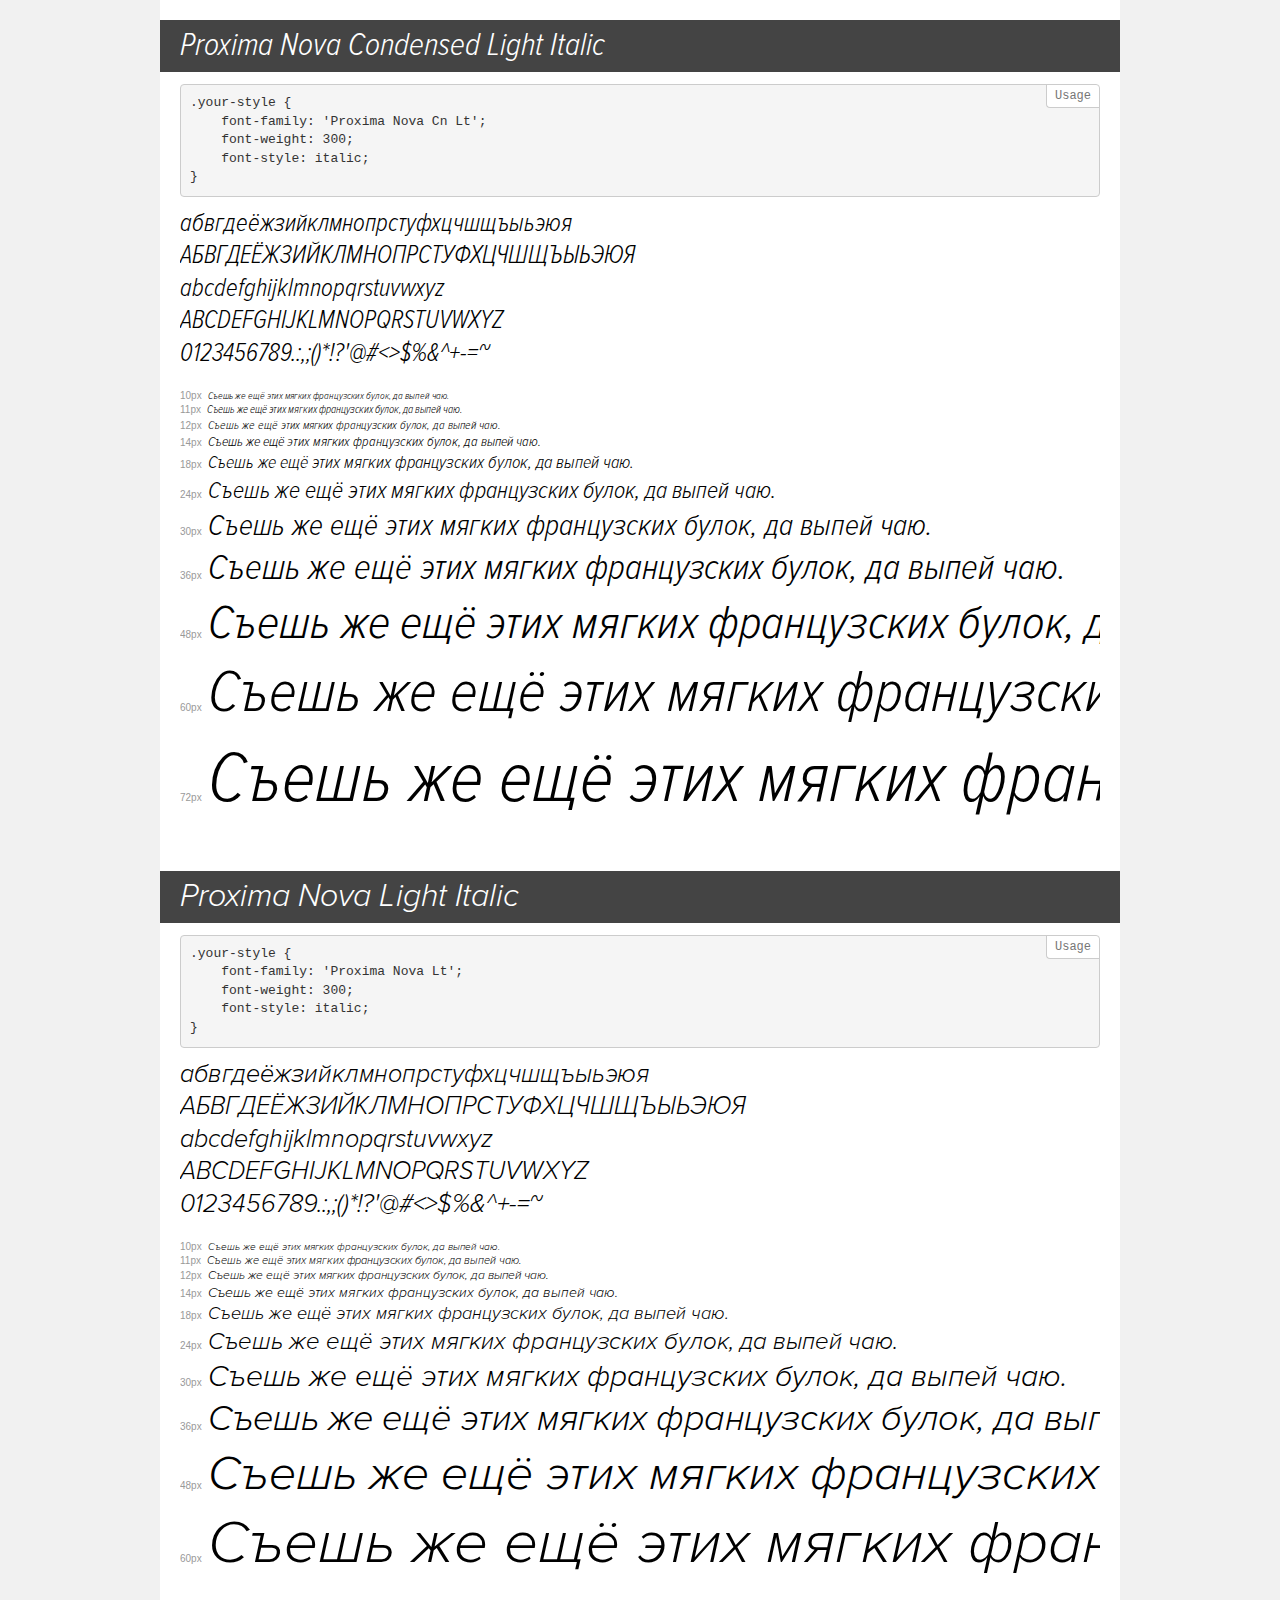
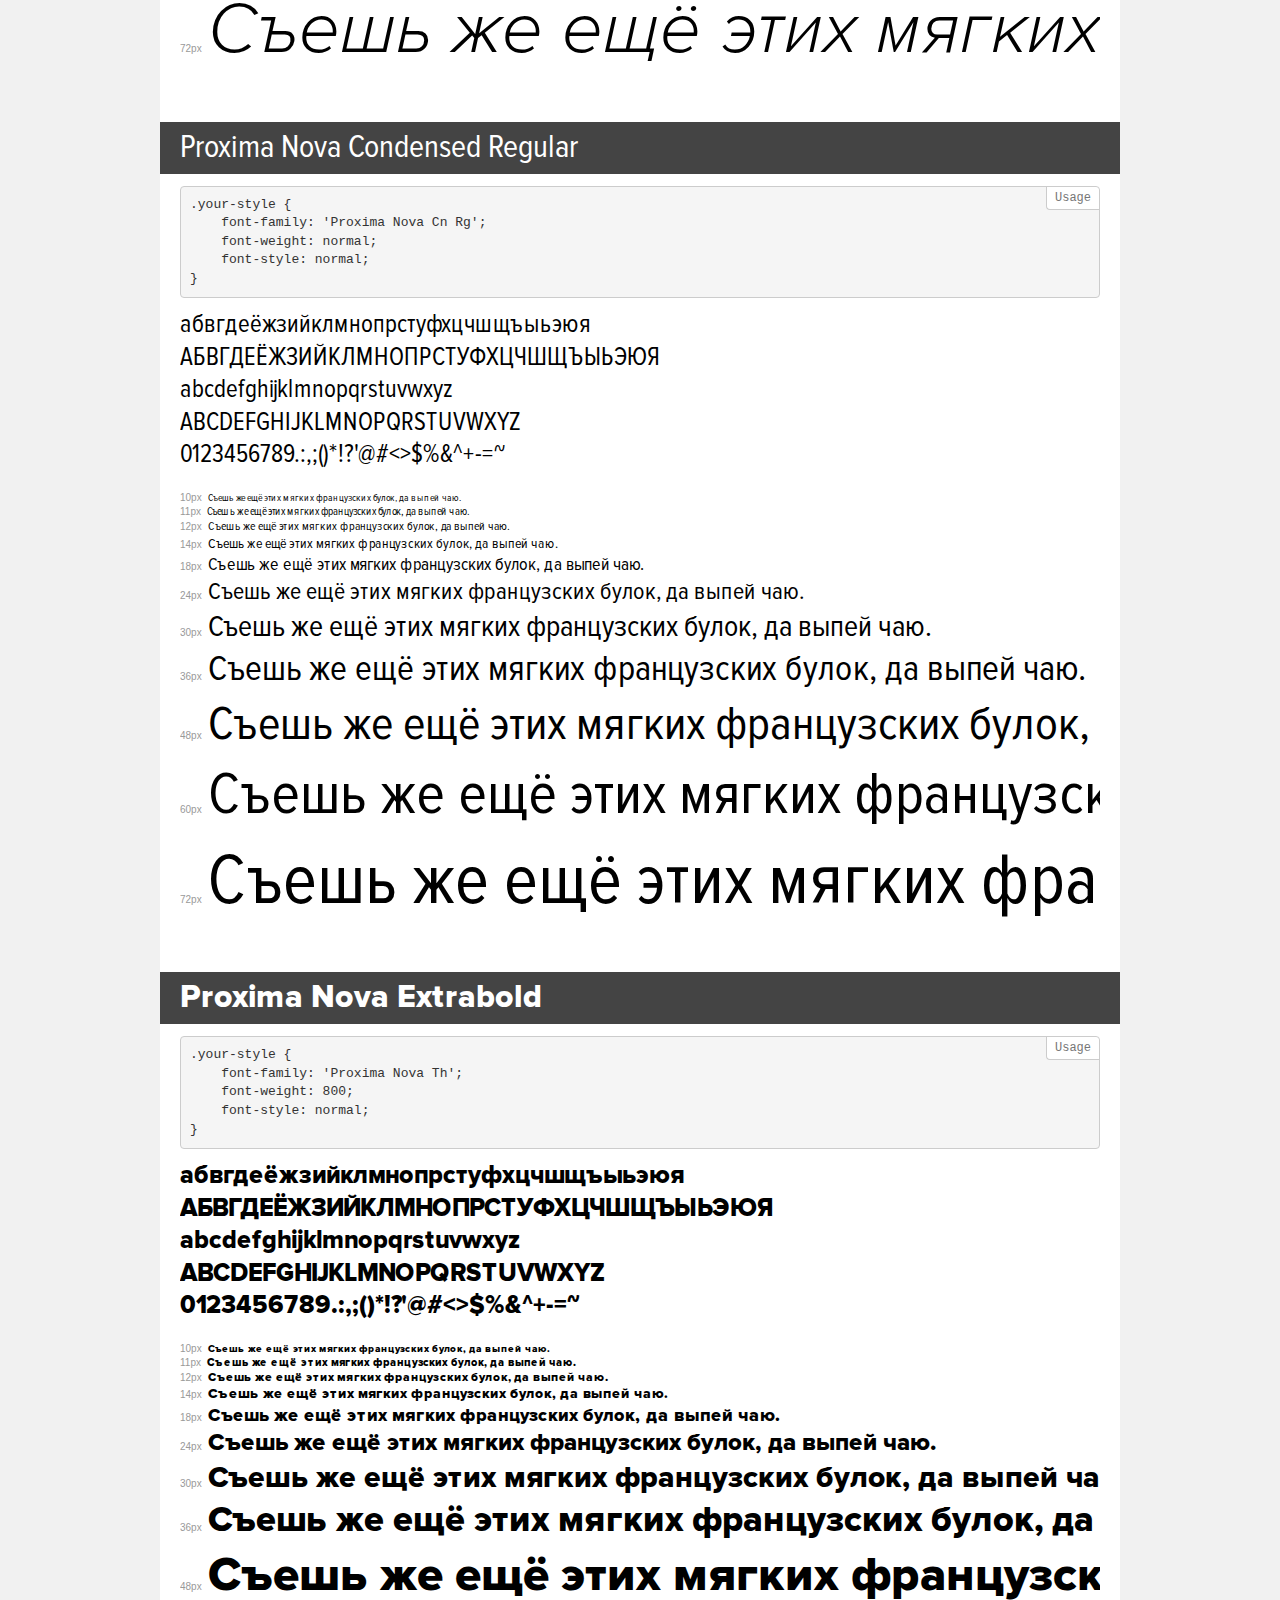
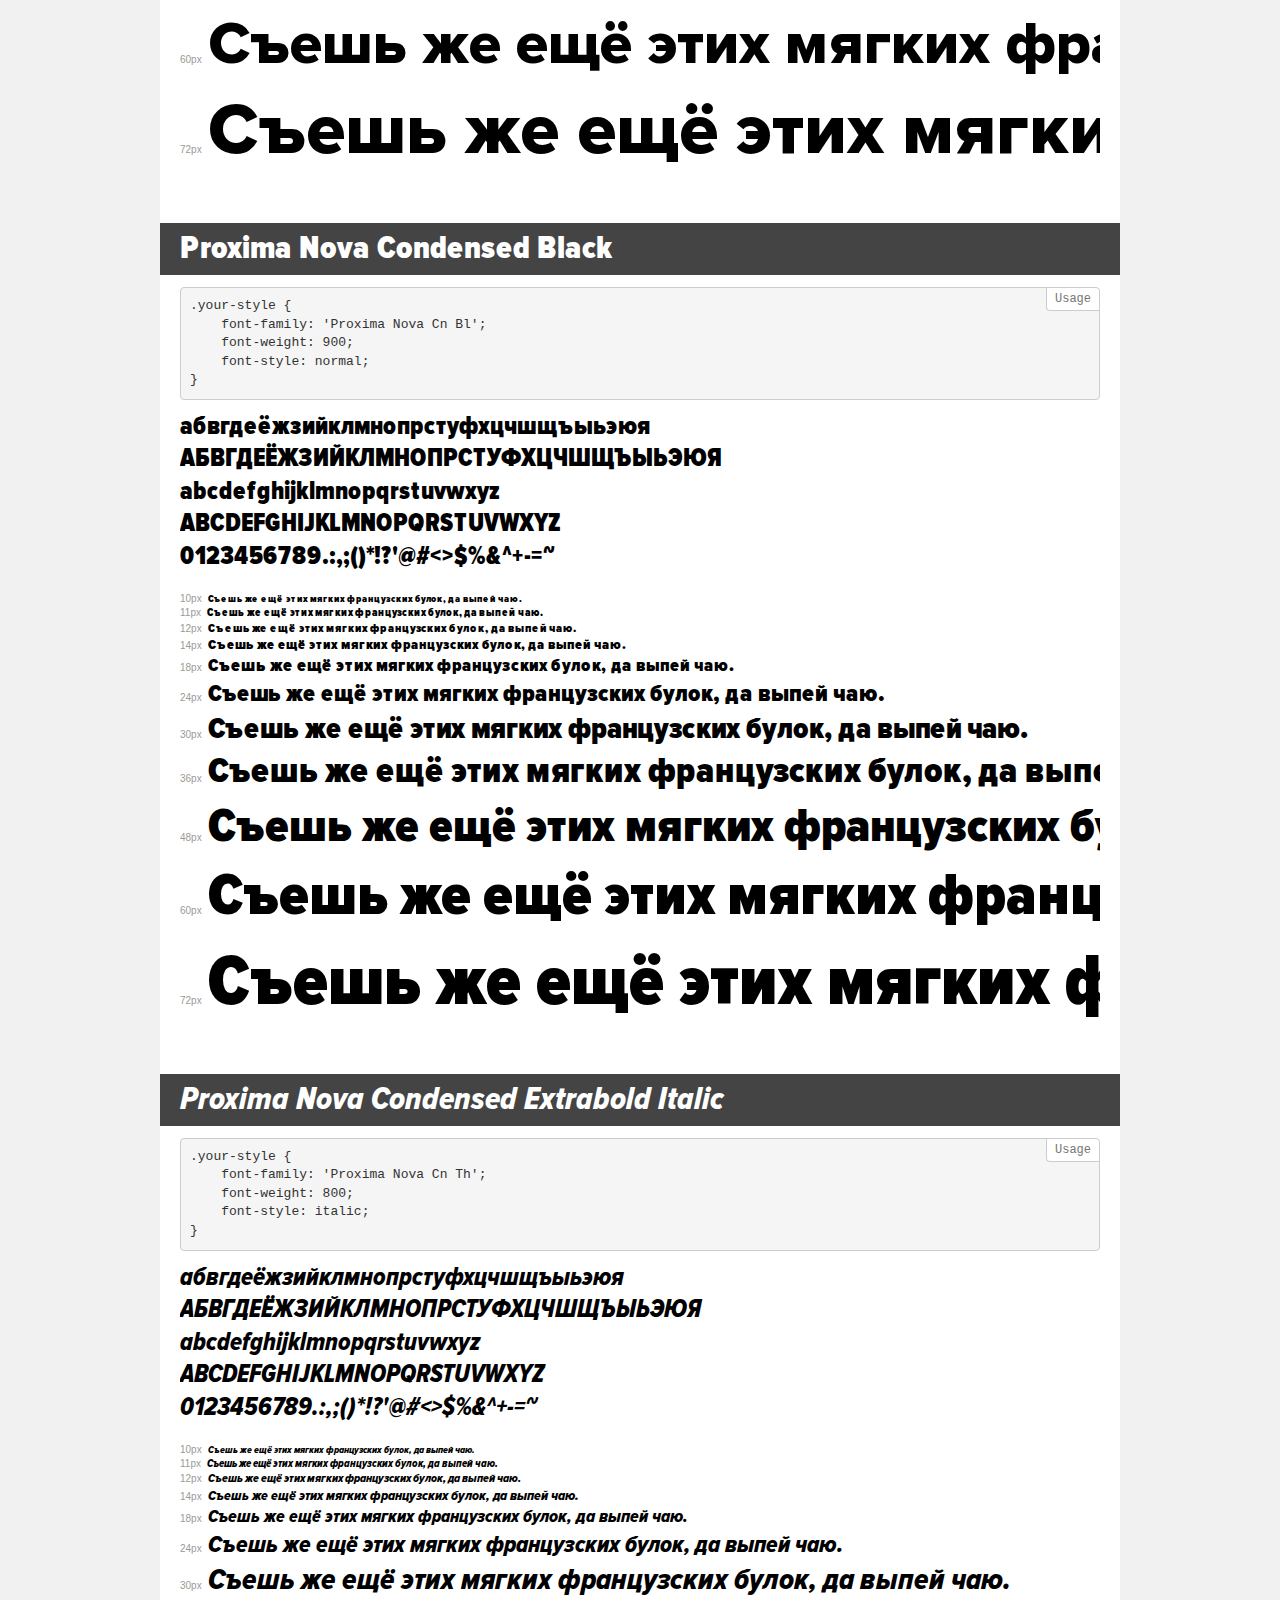
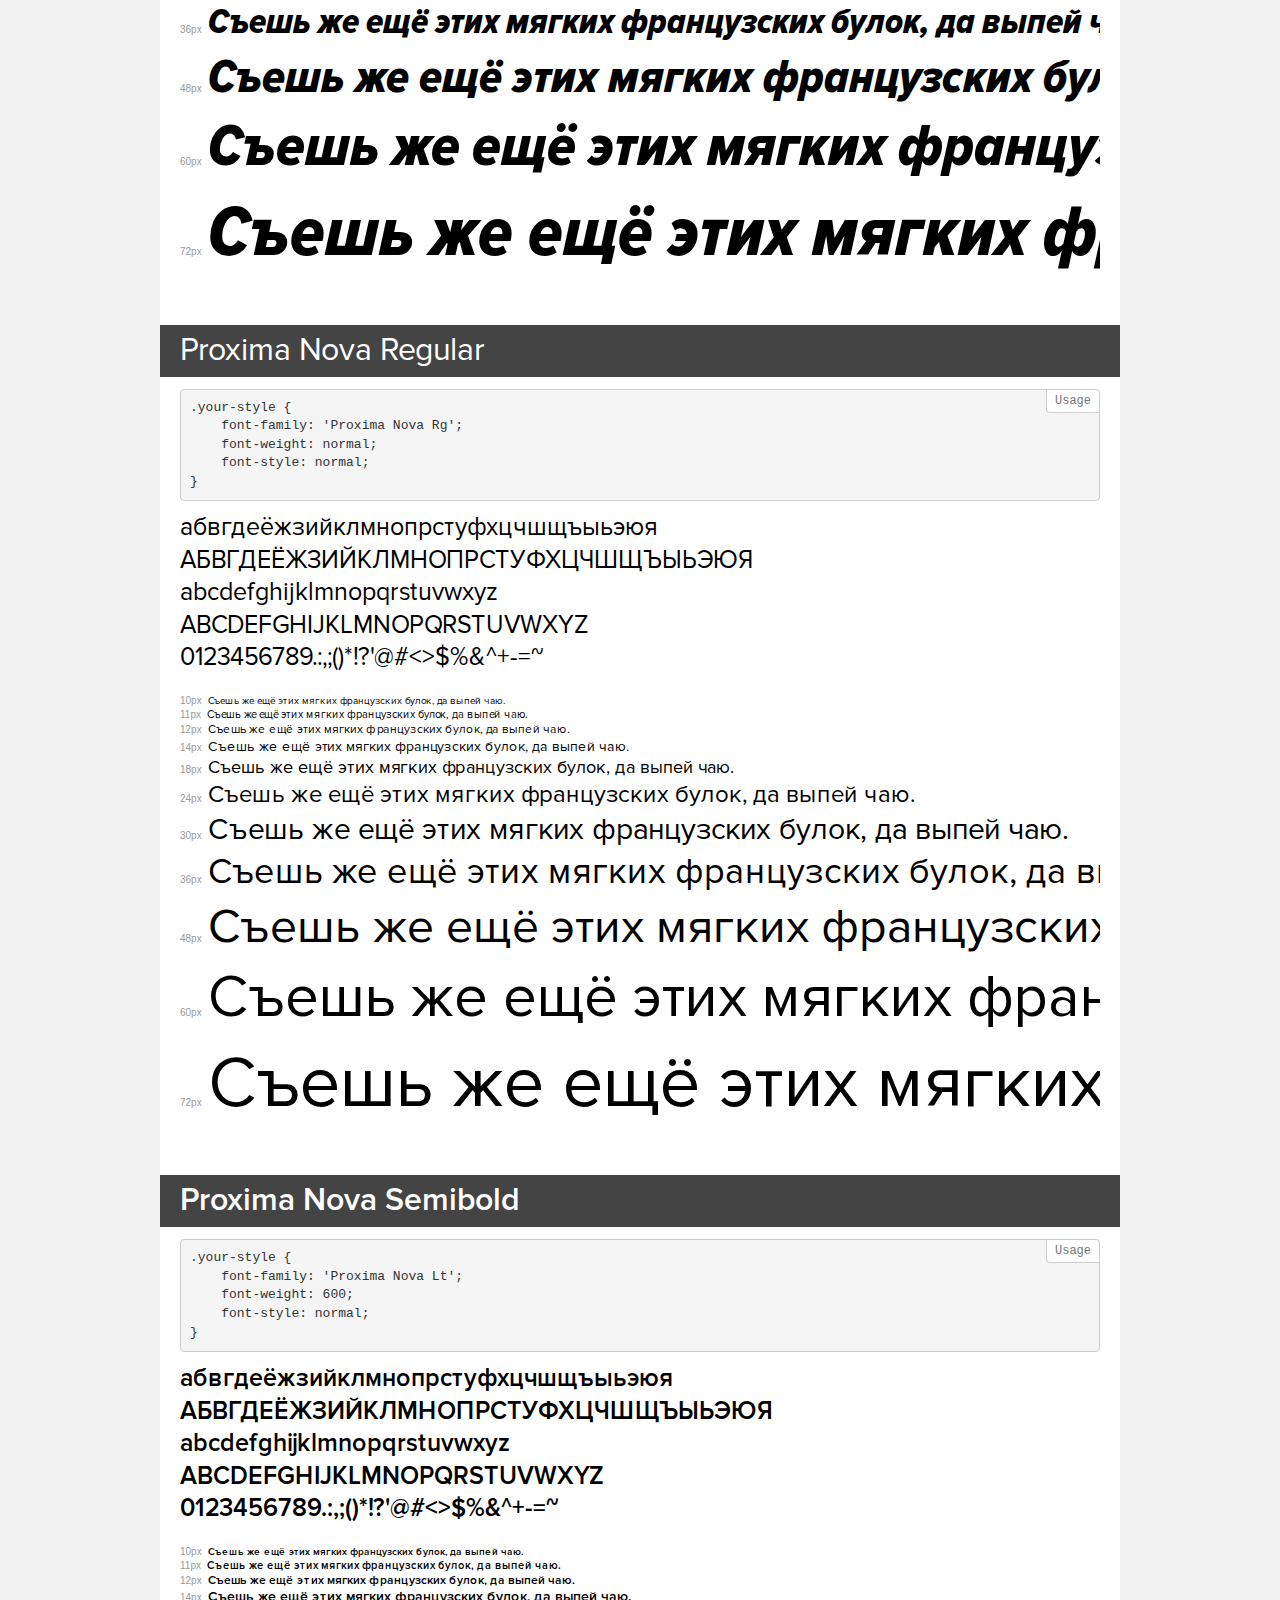
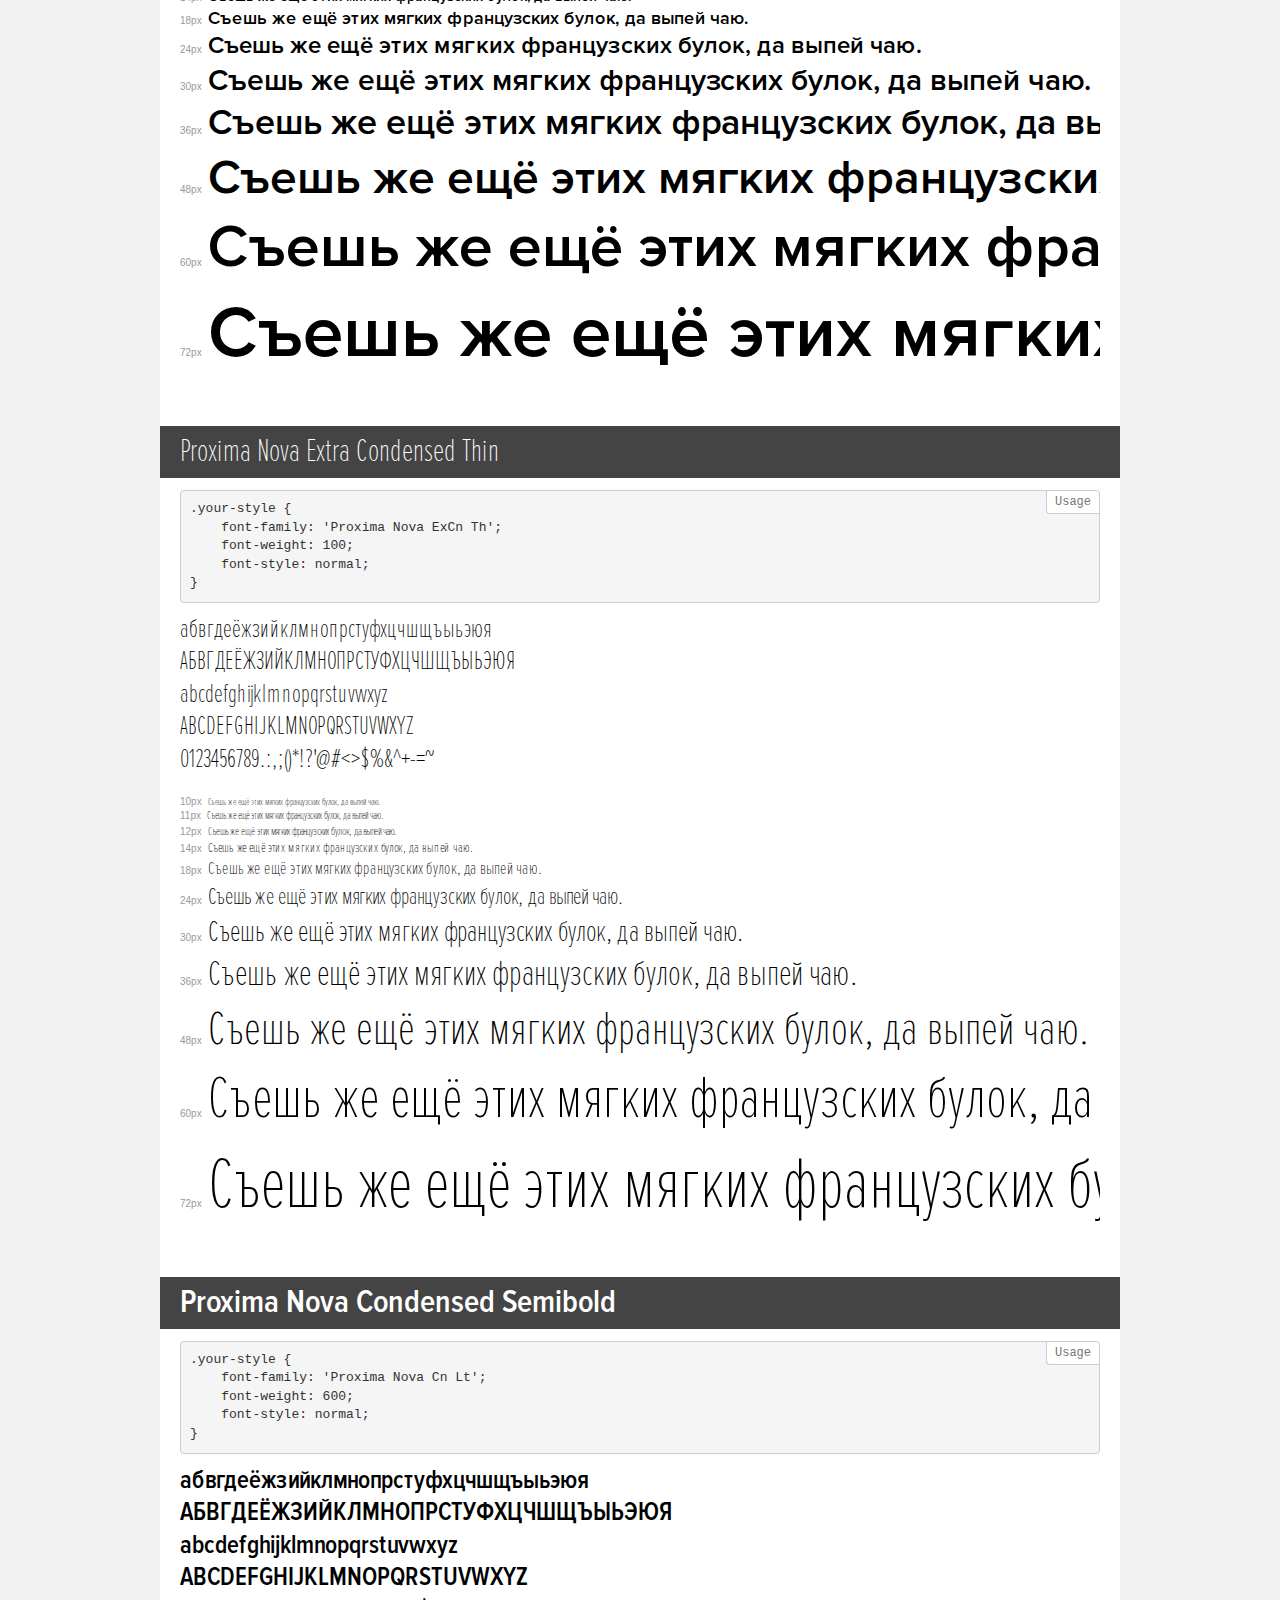
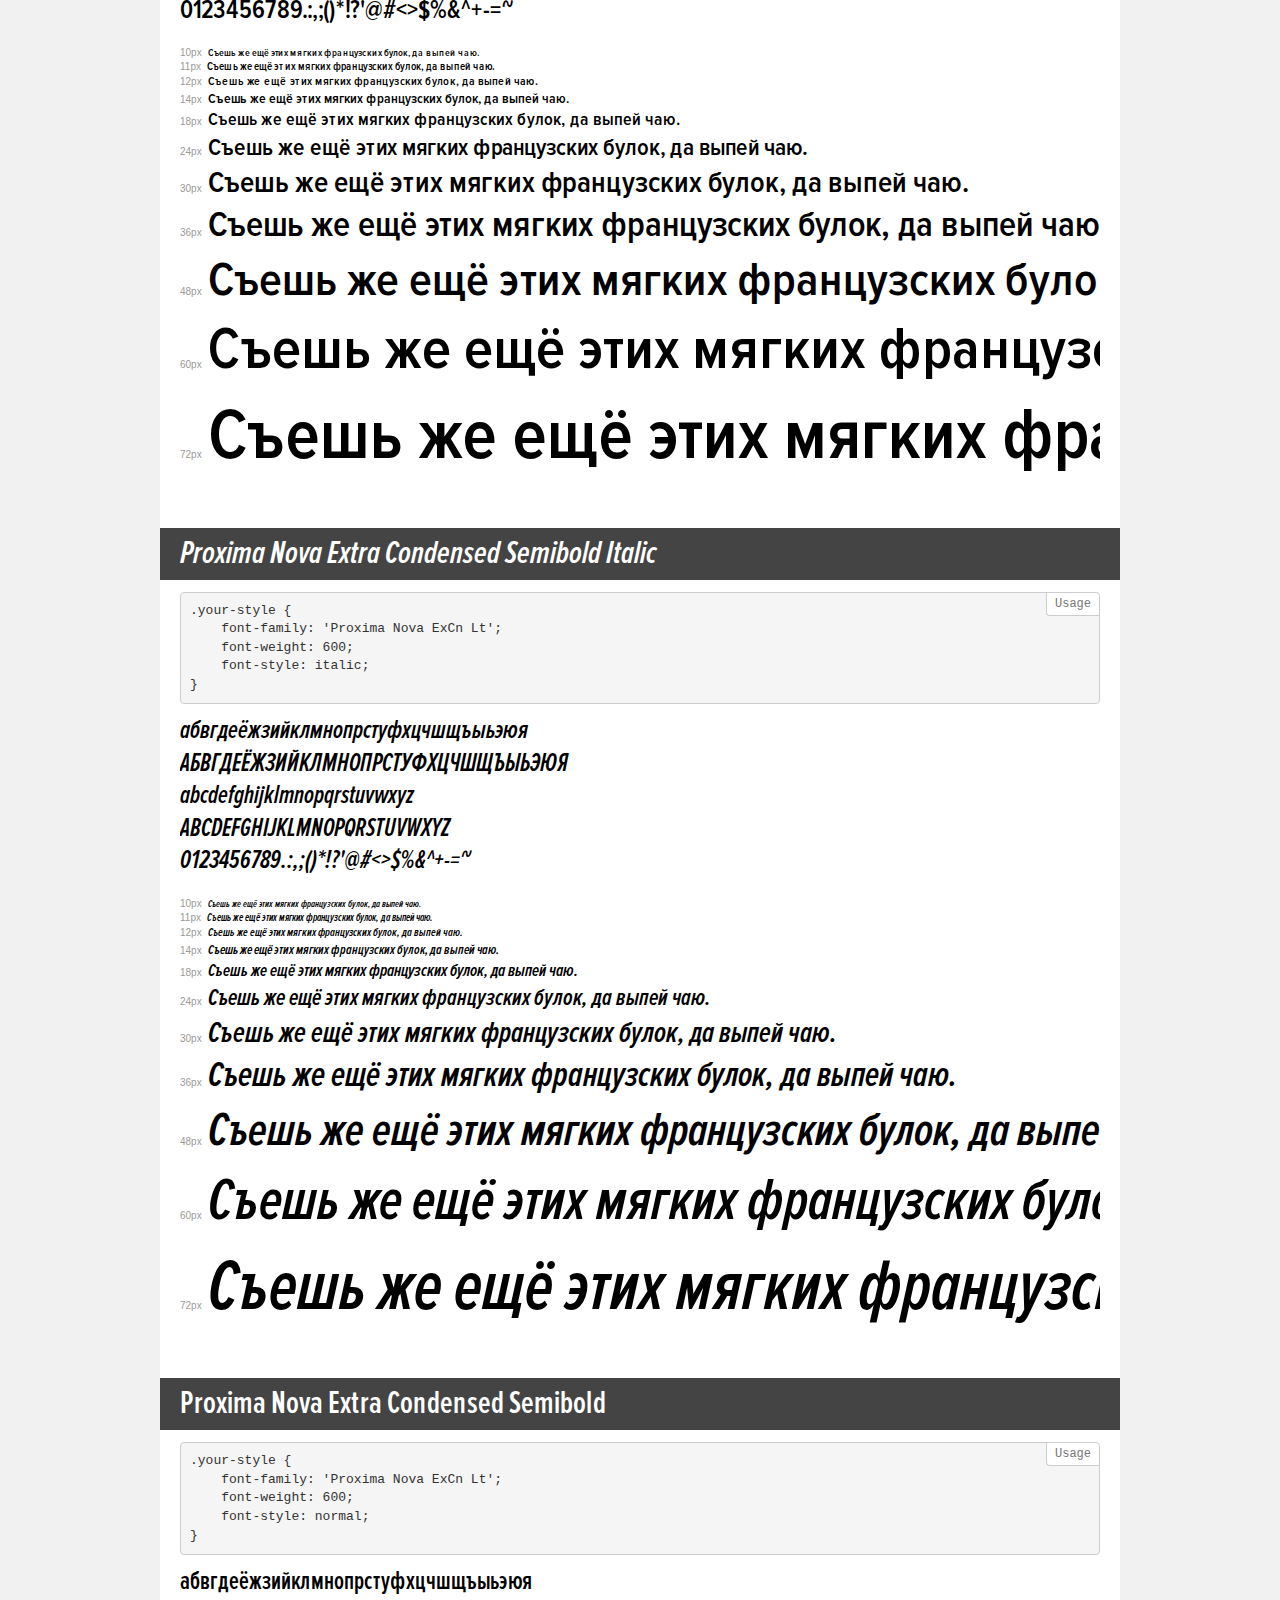
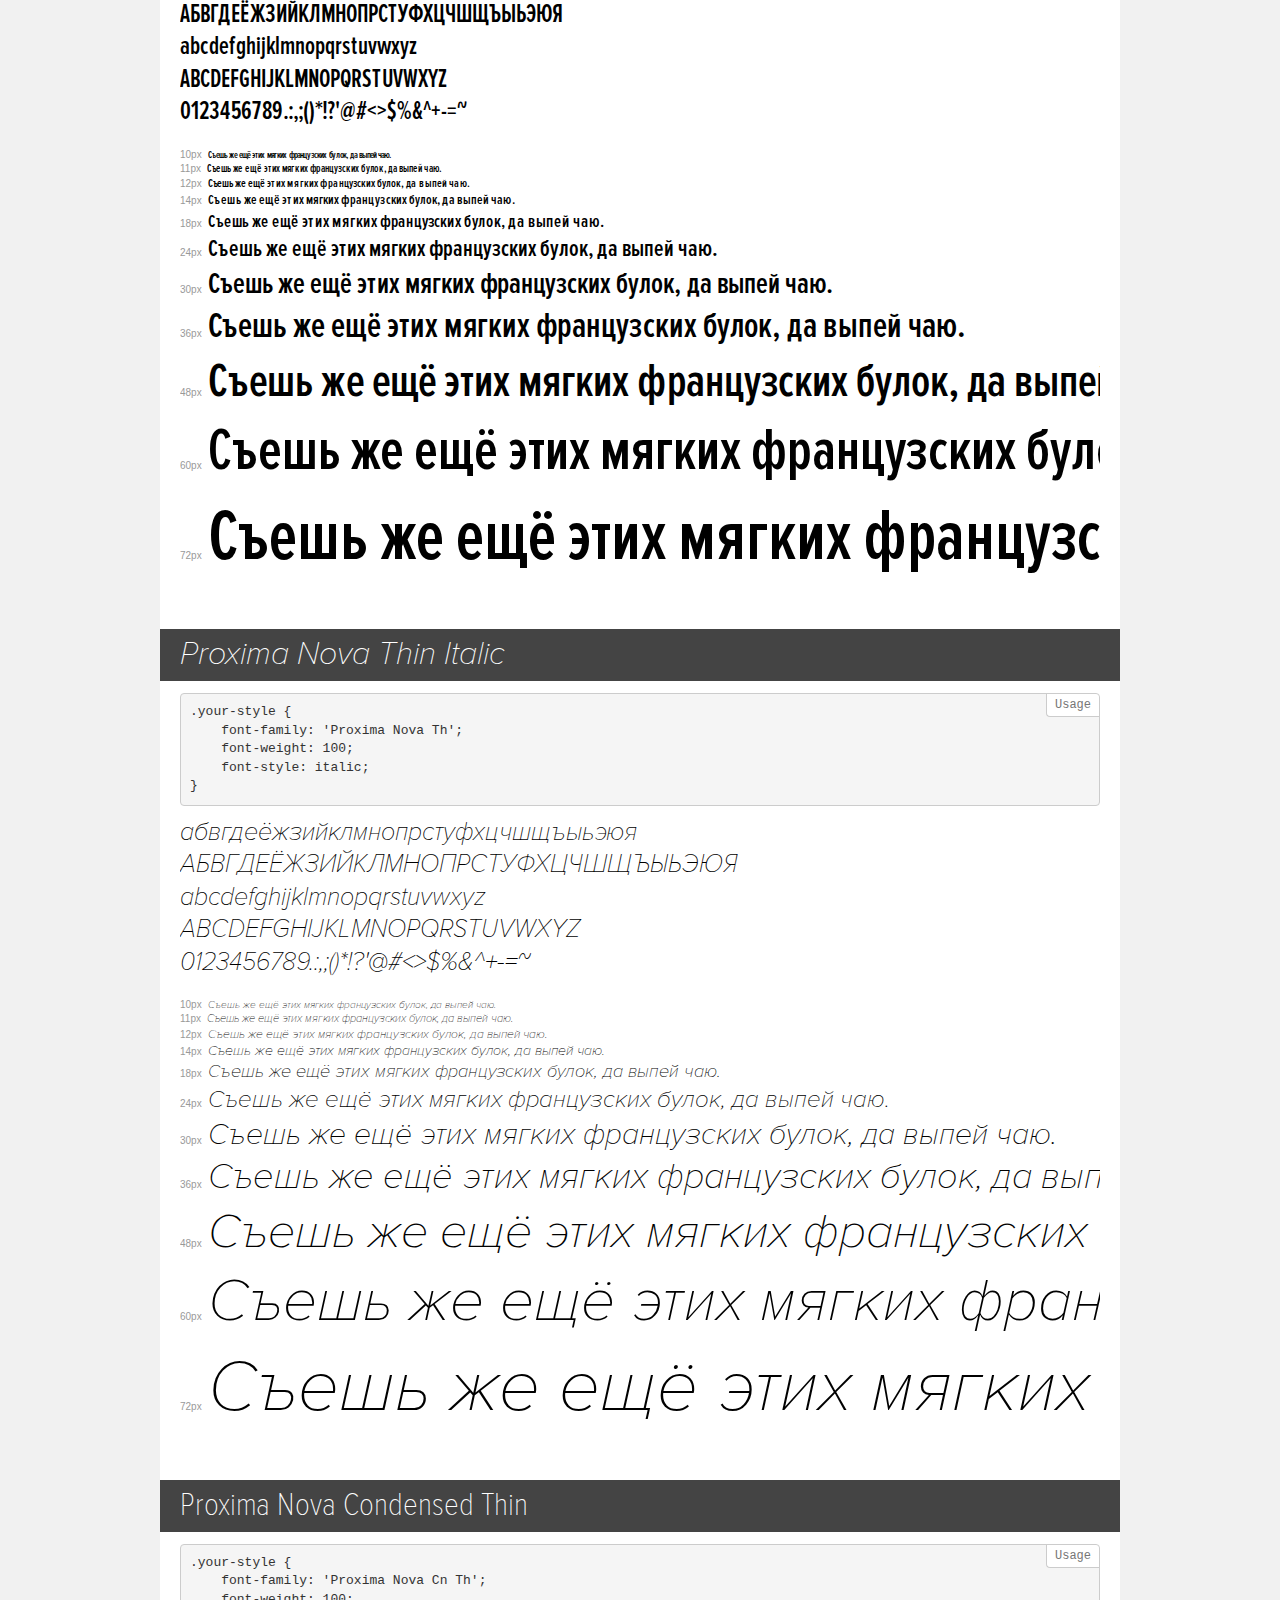
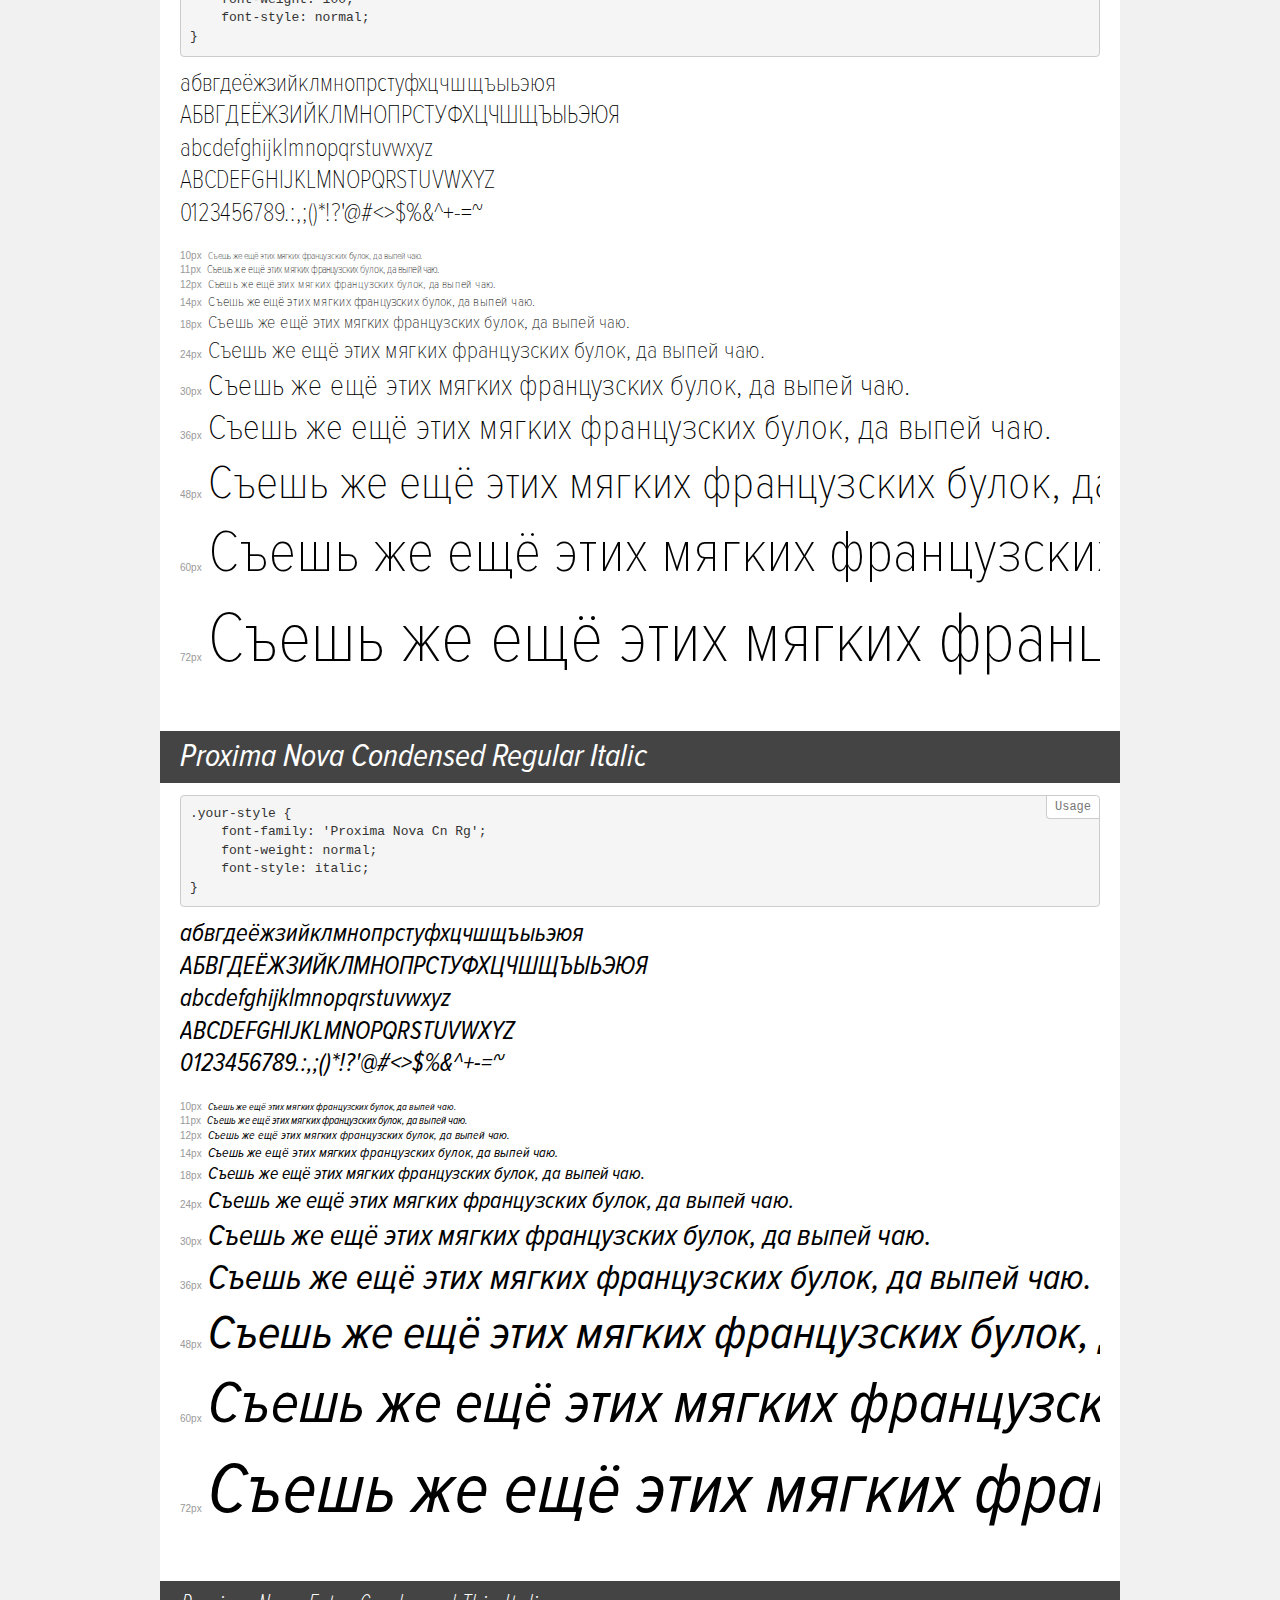
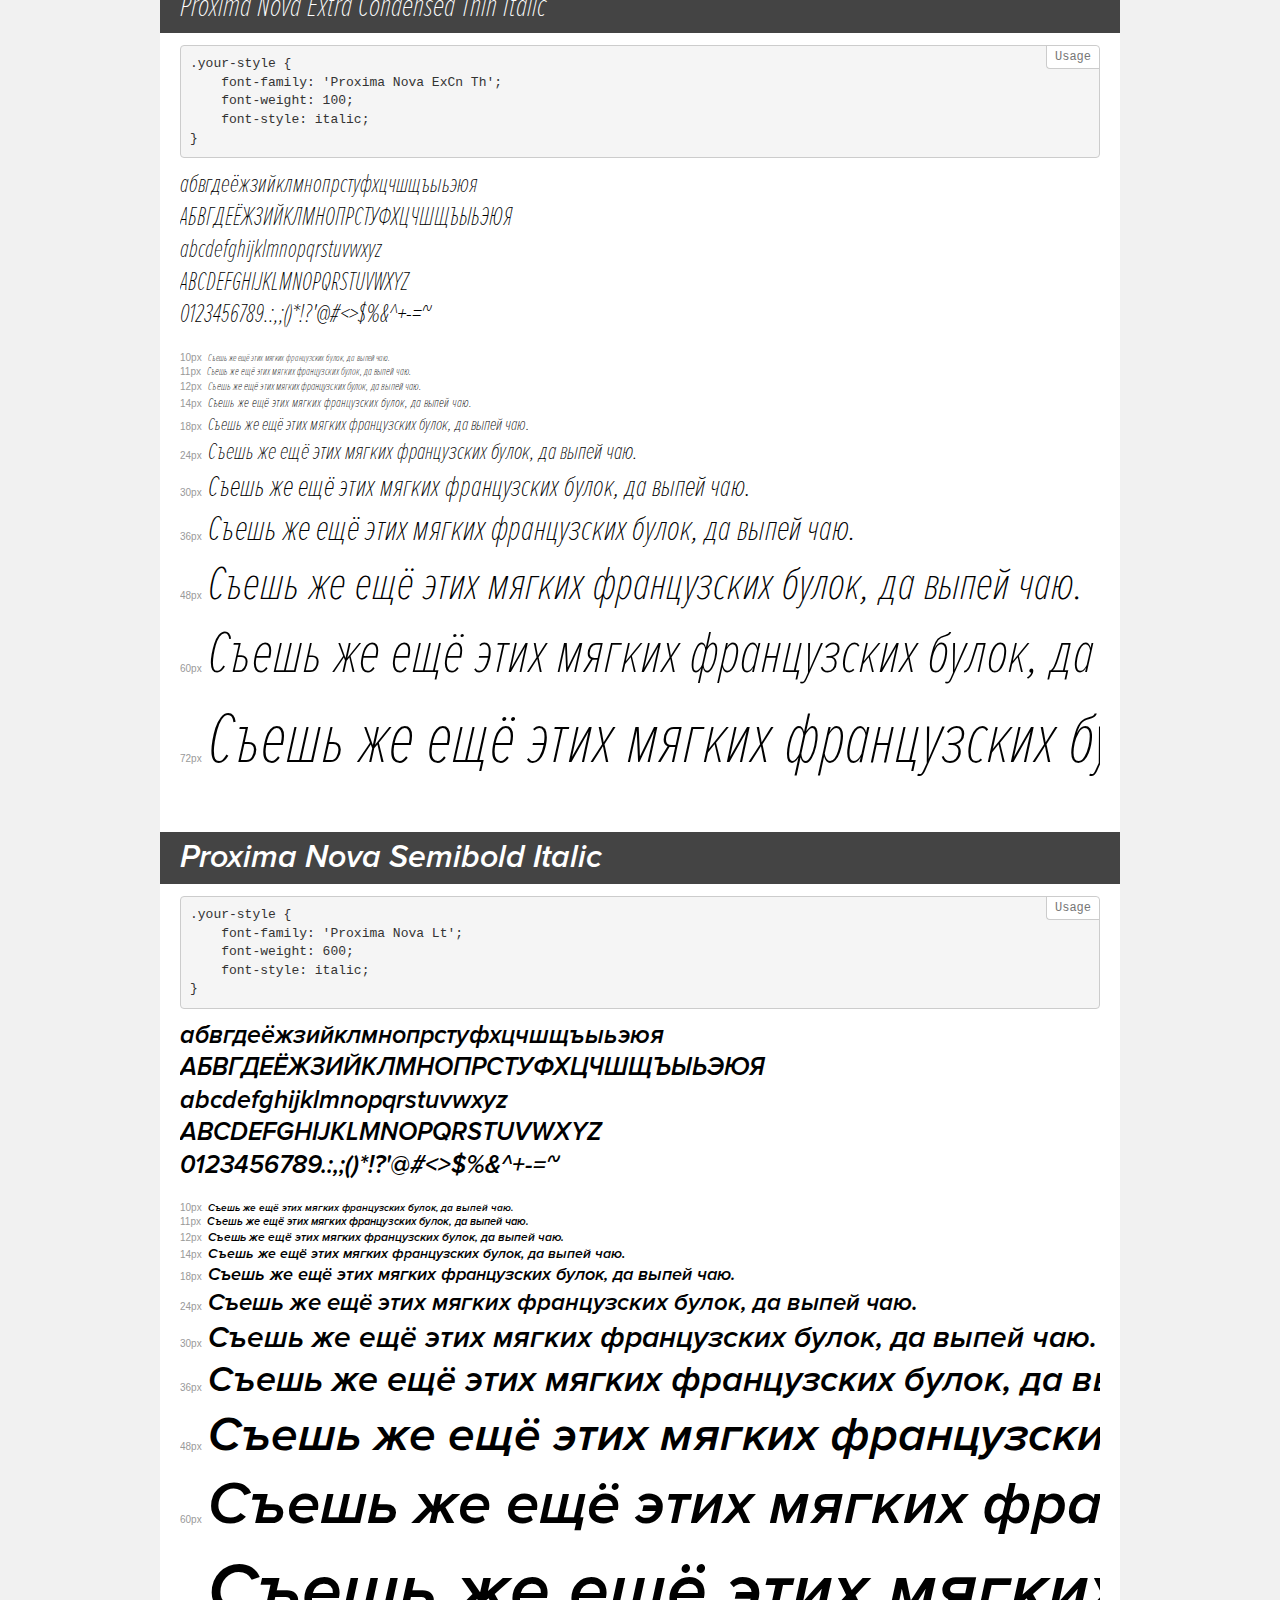
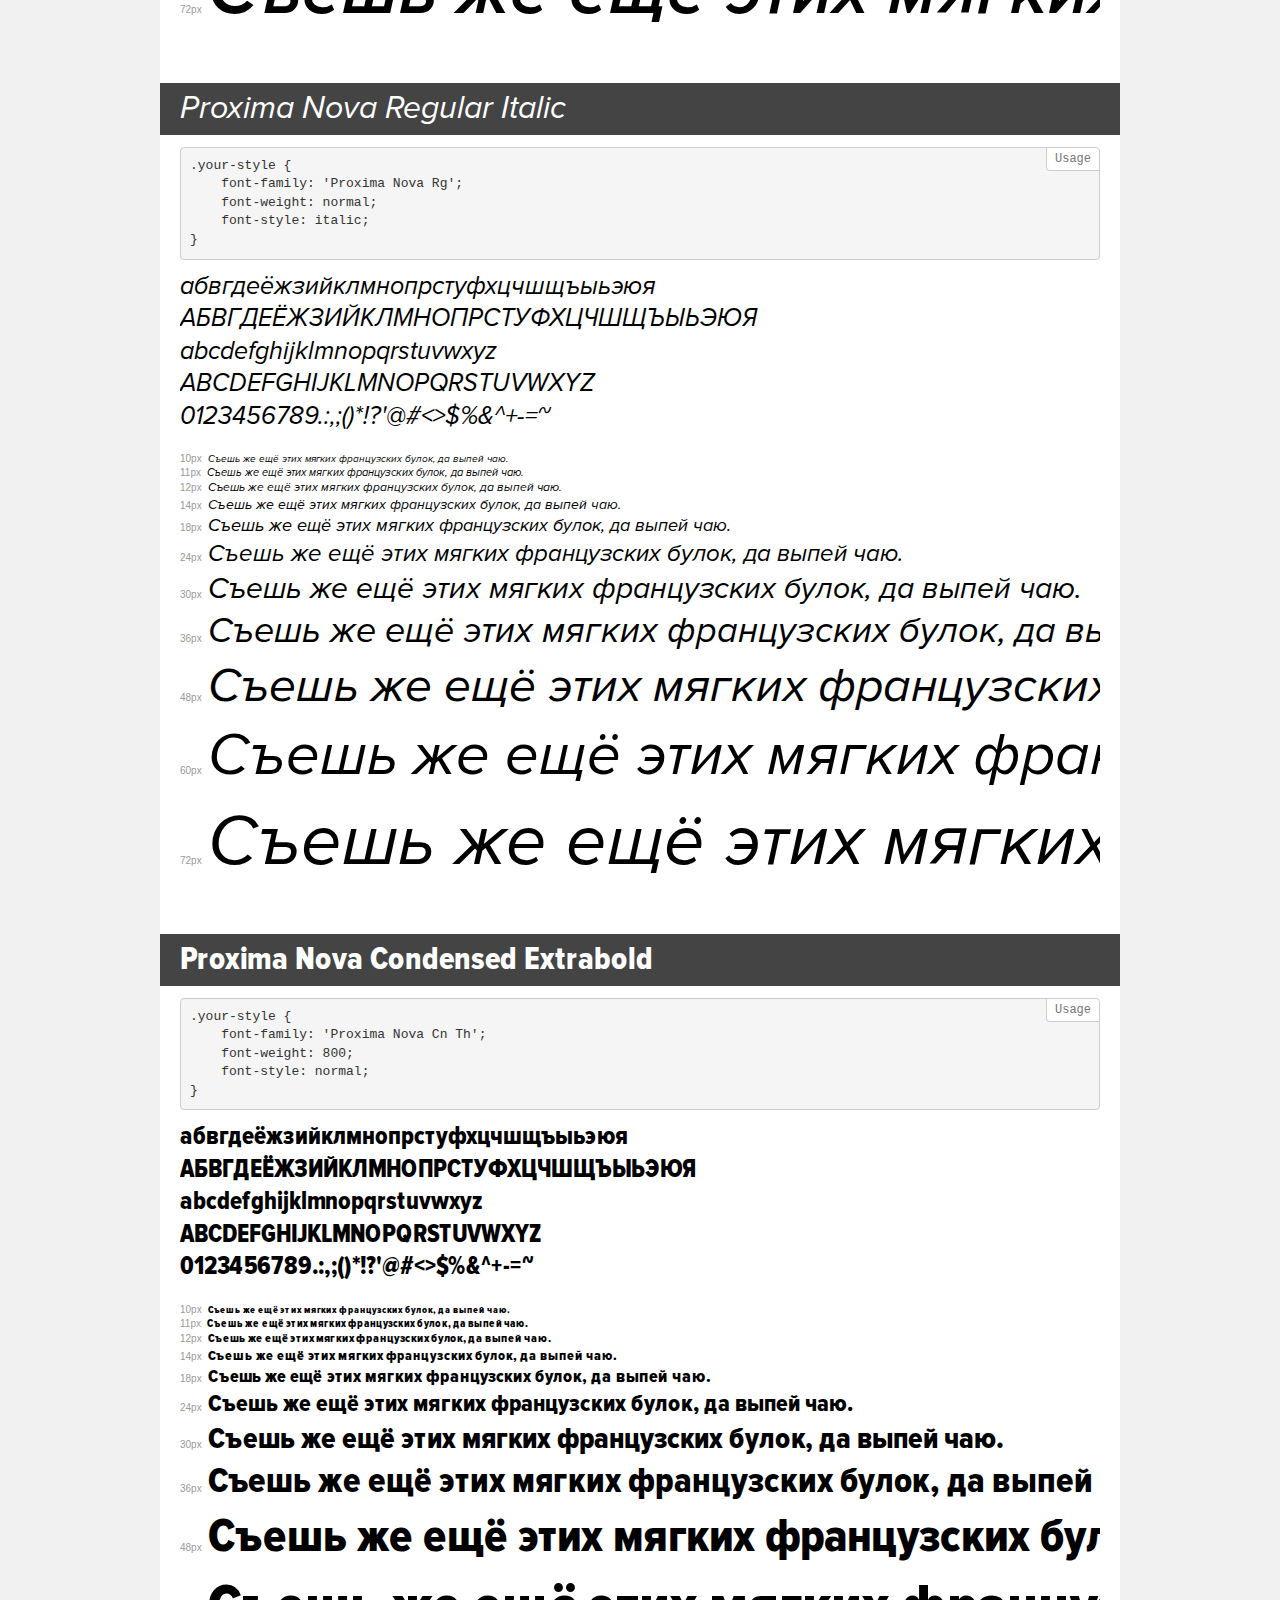
<file: nakey/static/fonts/ProximaNova/demo.html>
<!DOCTYPE html>
<html>
<head>
	<meta charset="utf-8">
	<meta http-equiv="X-UA-Compatible" content="IE=edge">
	<meta name="viewport" content="width=device-width, initial-scale=1">
	<meta name="robots" content="noindex, noarchive">
	<title>Transfonter demo</title>
	<link href="stylesheet.css" rel="stylesheet">
	<style>
		/*
		http://meyerweb.com/eric/tools/css/reset/
		v2.0 | 20110126
		License: none (public domain)
		*/
		html, body, div, span, applet, object, iframe,
		h1, h2, h3, h4, h5, h6, p, blockquote, pre,
		a, abbr, acronym, address, big, cite, code,
		del, dfn, em, img, ins, kbd, q, s, samp,
		small, strike, strong, sub, sup, tt, var,
		b, u, i, center,
		dl, dt, dd, ol, ul, li,
		fieldset, form, label, legend,
		table, caption, tbody, tfoot, thead, tr, th, td,
		article, aside, canvas, details, embed,
		figure, figcaption, footer, header, hgroup,
		menu, nav, output, ruby, section, summary,
		time, mark, audio, video {
			margin: 0;
			padding: 0;
			border: 0;
			font-size: 100%;
			font: inherit;
			vertical-align: baseline;
		}
		/* HTML5 display-role reset for older browsers */
		article, aside, details, figcaption, figure,
		footer, header, hgroup, menu, nav, section {
			display: block;
		}
		body {
			line-height: 1;
		}
		ol, ul {
			list-style: none;
		}
		blockquote, q {
			quotes: none;
		}
		blockquote:before, blockquote:after,
		q:before, q:after {
			content: '';
			content: none;
		}
		table {
			border-collapse: collapse;
			border-spacing: 0;
		}
		/* common styles */
		body {
			background: #f1f1f1;
			color: #000;
		}
		.page {
			background: #fff;
			width: 920px;
			margin: 0 auto;
			padding: 20px 20px 0 20px;
			overflow: hidden;
		}
		.font-container {
			overflow-x: auto;
			overflow-y: hidden;
			margin-bottom: 40px;
			line-height: 1.3;
			white-space: nowrap;
			padding-bottom: 5px;
		}
		h1 {
			position: relative;
			background: #444;
			font-size: 32px;
			color: #fff;
			padding: 10px 20px;
			margin: 0 -20px 12px -20px;
		}
		.letters {
			font-size: 25px;
			margin-bottom: 20px;
		}
		.s10:before {
			content: '10px';
		}
		.s11:before {
			content: '11px';
		}
		.s12:before {
			content: '12px';
		}
		.s14:before {
			content: '14px';
		}
		.s18:before {
			content: '18px';
		}
		.s24:before {
			content: '24px';
		}
		.s30:before {
			content: '30px';
		}
		.s36:before {
			content: '36px';
		}
		.s48:before {
			content: '48px';
		}
		.s60:before {
			content: '60px';
		}
		.s72:before {
			content: '72px';
		}
		.s10:before, .s11:before, .s12:before, .s14:before,
		.s18:before, .s24:before, .s30:before, .s36:before,
		.s48:before, .s60:before, .s72:before {
			font-family: Arial, sans-serif;
			font-size: 10px;
			font-weight: normal;
			font-style: normal;
			color: #999;
			padding-right: 6px;
		}
		pre {
			display: block;
			position: relative;
			padding: 9px;
			margin: 0 0 10px;
			font-family: Monaco, Menlo, Consolas, "Courier New", monospace !important;
			font-size: 13px;
			line-height: 1.428571429;
			color: #333;
			font-weight: normal !important;
			font-style: normal !important;
			background-color: #f5f5f5;
			border: 1px solid #ccc;
			overflow-x: auto;
			border-radius: 4px;
		}
		pre:after {
			display: block;
			position: absolute;
			right: 0;
			top: 0;
			content: 'Usage';
			line-height: 1;
			padding: 5px 8px;
			font-size: 12px;
			color: #767676;
			background-color: #fff;
			border: 1px solid #ccc;
			border-right: none;
			border-top: none;
			border-radius: 0 4px 0 4px;
			z-index: 10;
		}
		/* responsive */
		@media (max-width: 959px) {
			.page {
				width: auto;
				margin: 0;
			}
		}
	</style>
</head>
<body>
<div class="page">
	<div class="demo" style="font-family: 'Proxima Nova Cn Lt'; font-weight: 300; font-style: italic;">
		<h1>Proxima Nova Condensed Light Italic</h1>
		<pre>.your-style {
    font-family: 'Proxima Nova Cn Lt';
    font-weight: 300;
    font-style: italic;
}</pre>
		<div class="font-container">
			<p class="letters">
				абвгдеёжзийклмнопрстуфхцчшщъыьэюя <br />
				АБВГДЕЁЖЗИЙКЛМНОПРСТУФХЦЧШЩЪЫЬЭЮЯ <br />
				abcdefghijklmnopqrstuvwxyz <br />
				ABCDEFGHIJKLMNOPQRSTUVWXYZ <br />				0123456789.:,;()*!?'@#<>$%&^+-=~
			</p>
			<p class="s10" style="font-size: 10px;">Съешь же ещё этих мягких французских булок, да выпей чаю.</p>
			<p class="s11" style="font-size: 11px;">Съешь же ещё этих мягких французских булок, да выпей чаю.</p>
			<p class="s12" style="font-size: 12px;">Съешь же ещё этих мягких французских булок, да выпей чаю.</p>
			<p class="s14" style="font-size: 14px;">Съешь же ещё этих мягких французских булок, да выпей чаю.</p>
			<p class="s18" style="font-size: 18px;">Съешь же ещё этих мягких французских булок, да выпей чаю.</p>
			<p class="s24" style="font-size: 24px;">Съешь же ещё этих мягких французских булок, да выпей чаю.</p>
			<p class="s30" style="font-size: 30px;">Съешь же ещё этих мягких французских булок, да выпей чаю.</p>
			<p class="s36" style="font-size: 36px;">Съешь же ещё этих мягких французских булок, да выпей чаю.</p>
			<p class="s48" style="font-size: 48px;">Съешь же ещё этих мягких французских булок, да выпей чаю.</p>
			<p class="s60" style="font-size: 60px;">Съешь же ещё этих мягких французских булок, да выпей чаю.</p>
			<p class="s72" style="font-size: 72px;">Съешь же ещё этих мягких французских булок, да выпей чаю.</p>
		</div>
	</div>
	<div class="demo" style="font-family: 'Proxima Nova Lt'; font-weight: 300; font-style: italic;">
		<h1>Proxima Nova Light Italic</h1>
		<pre>.your-style {
    font-family: 'Proxima Nova Lt';
    font-weight: 300;
    font-style: italic;
}</pre>
		<div class="font-container">
			<p class="letters">
				абвгдеёжзийклмнопрстуфхцчшщъыьэюя <br />
				АБВГДЕЁЖЗИЙКЛМНОПРСТУФХЦЧШЩЪЫЬЭЮЯ <br />
				abcdefghijklmnopqrstuvwxyz <br />
				ABCDEFGHIJKLMNOPQRSTUVWXYZ <br />				0123456789.:,;()*!?'@#<>$%&^+-=~
			</p>
			<p class="s10" style="font-size: 10px;">Съешь же ещё этих мягких французских булок, да выпей чаю.</p>
			<p class="s11" style="font-size: 11px;">Съешь же ещё этих мягких французских булок, да выпей чаю.</p>
			<p class="s12" style="font-size: 12px;">Съешь же ещё этих мягких французских булок, да выпей чаю.</p>
			<p class="s14" style="font-size: 14px;">Съешь же ещё этих мягких французских булок, да выпей чаю.</p>
			<p class="s18" style="font-size: 18px;">Съешь же ещё этих мягких французских булок, да выпей чаю.</p>
			<p class="s24" style="font-size: 24px;">Съешь же ещё этих мягких французских булок, да выпей чаю.</p>
			<p class="s30" style="font-size: 30px;">Съешь же ещё этих мягких французских булок, да выпей чаю.</p>
			<p class="s36" style="font-size: 36px;">Съешь же ещё этих мягких французских булок, да выпей чаю.</p>
			<p class="s48" style="font-size: 48px;">Съешь же ещё этих мягких французских булок, да выпей чаю.</p>
			<p class="s60" style="font-size: 60px;">Съешь же ещё этих мягких французских булок, да выпей чаю.</p>
			<p class="s72" style="font-size: 72px;">Съешь же ещё этих мягких французских булок, да выпей чаю.</p>
		</div>
	</div>
	<div class="demo" style="font-family: 'Proxima Nova Cn Rg'; font-weight: normal; font-style: normal;">
		<h1>Proxima Nova Condensed Regular</h1>
		<pre>.your-style {
    font-family: 'Proxima Nova Cn Rg';
    font-weight: normal;
    font-style: normal;
}</pre>
		<div class="font-container">
			<p class="letters">
				абвгдеёжзийклмнопрстуфхцчшщъыьэюя <br />
				АБВГДЕЁЖЗИЙКЛМНОПРСТУФХЦЧШЩЪЫЬЭЮЯ <br />
				abcdefghijklmnopqrstuvwxyz <br />
				ABCDEFGHIJKLMNOPQRSTUVWXYZ <br />				0123456789.:,;()*!?'@#<>$%&^+-=~
			</p>
			<p class="s10" style="font-size: 10px;">Съешь же ещё этих мягких французских булок, да выпей чаю.</p>
			<p class="s11" style="font-size: 11px;">Съешь же ещё этих мягких французских булок, да выпей чаю.</p>
			<p class="s12" style="font-size: 12px;">Съешь же ещё этих мягких французских булок, да выпей чаю.</p>
			<p class="s14" style="font-size: 14px;">Съешь же ещё этих мягких французских булок, да выпей чаю.</p>
			<p class="s18" style="font-size: 18px;">Съешь же ещё этих мягких французских булок, да выпей чаю.</p>
			<p class="s24" style="font-size: 24px;">Съешь же ещё этих мягких французских булок, да выпей чаю.</p>
			<p class="s30" style="font-size: 30px;">Съешь же ещё этих мягких французских булок, да выпей чаю.</p>
			<p class="s36" style="font-size: 36px;">Съешь же ещё этих мягких французских булок, да выпей чаю.</p>
			<p class="s48" style="font-size: 48px;">Съешь же ещё этих мягких французских булок, да выпей чаю.</p>
			<p class="s60" style="font-size: 60px;">Съешь же ещё этих мягких французских булок, да выпей чаю.</p>
			<p class="s72" style="font-size: 72px;">Съешь же ещё этих мягких французских булок, да выпей чаю.</p>
		</div>
	</div>
	<div class="demo" style="font-family: 'Proxima Nova Th'; font-weight: 800; font-style: normal;">
		<h1>Proxima Nova Extrabold</h1>
		<pre>.your-style {
    font-family: 'Proxima Nova Th';
    font-weight: 800;
    font-style: normal;
}</pre>
		<div class="font-container">
			<p class="letters">
				абвгдеёжзийклмнопрстуфхцчшщъыьэюя <br />
				АБВГДЕЁЖЗИЙКЛМНОПРСТУФХЦЧШЩЪЫЬЭЮЯ <br />
				abcdefghijklmnopqrstuvwxyz <br />
				ABCDEFGHIJKLMNOPQRSTUVWXYZ <br />				0123456789.:,;()*!?'@#<>$%&^+-=~
			</p>
			<p class="s10" style="font-size: 10px;">Съешь же ещё этих мягких французских булок, да выпей чаю.</p>
			<p class="s11" style="font-size: 11px;">Съешь же ещё этих мягких французских булок, да выпей чаю.</p>
			<p class="s12" style="font-size: 12px;">Съешь же ещё этих мягких французских булок, да выпей чаю.</p>
			<p class="s14" style="font-size: 14px;">Съешь же ещё этих мягких французских булок, да выпей чаю.</p>
			<p class="s18" style="font-size: 18px;">Съешь же ещё этих мягких французских булок, да выпей чаю.</p>
			<p class="s24" style="font-size: 24px;">Съешь же ещё этих мягких французских булок, да выпей чаю.</p>
			<p class="s30" style="font-size: 30px;">Съешь же ещё этих мягких французских булок, да выпей чаю.</p>
			<p class="s36" style="font-size: 36px;">Съешь же ещё этих мягких французских булок, да выпей чаю.</p>
			<p class="s48" style="font-size: 48px;">Съешь же ещё этих мягких французских булок, да выпей чаю.</p>
			<p class="s60" style="font-size: 60px;">Съешь же ещё этих мягких французских булок, да выпей чаю.</p>
			<p class="s72" style="font-size: 72px;">Съешь же ещё этих мягких французских булок, да выпей чаю.</p>
		</div>
	</div>
	<div class="demo" style="font-family: 'Proxima Nova Cn Bl'; font-weight: 900; font-style: normal;">
		<h1>Proxima Nova Condensed Black</h1>
		<pre>.your-style {
    font-family: 'Proxima Nova Cn Bl';
    font-weight: 900;
    font-style: normal;
}</pre>
		<div class="font-container">
			<p class="letters">
				абвгдеёжзийклмнопрстуфхцчшщъыьэюя <br />
				АБВГДЕЁЖЗИЙКЛМНОПРСТУФХЦЧШЩЪЫЬЭЮЯ <br />
				abcdefghijklmnopqrstuvwxyz <br />
				ABCDEFGHIJKLMNOPQRSTUVWXYZ <br />				0123456789.:,;()*!?'@#<>$%&^+-=~
			</p>
			<p class="s10" style="font-size: 10px;">Съешь же ещё этих мягких французских булок, да выпей чаю.</p>
			<p class="s11" style="font-size: 11px;">Съешь же ещё этих мягких французских булок, да выпей чаю.</p>
			<p class="s12" style="font-size: 12px;">Съешь же ещё этих мягких французских булок, да выпей чаю.</p>
			<p class="s14" style="font-size: 14px;">Съешь же ещё этих мягких французских булок, да выпей чаю.</p>
			<p class="s18" style="font-size: 18px;">Съешь же ещё этих мягких французских булок, да выпей чаю.</p>
			<p class="s24" style="font-size: 24px;">Съешь же ещё этих мягких французских булок, да выпей чаю.</p>
			<p class="s30" style="font-size: 30px;">Съешь же ещё этих мягких французских булок, да выпей чаю.</p>
			<p class="s36" style="font-size: 36px;">Съешь же ещё этих мягких французских булок, да выпей чаю.</p>
			<p class="s48" style="font-size: 48px;">Съешь же ещё этих мягких французских булок, да выпей чаю.</p>
			<p class="s60" style="font-size: 60px;">Съешь же ещё этих мягких французских булок, да выпей чаю.</p>
			<p class="s72" style="font-size: 72px;">Съешь же ещё этих мягких французских булок, да выпей чаю.</p>
		</div>
	</div>
	<div class="demo" style="font-family: 'Proxima Nova Cn Th'; font-weight: 800; font-style: italic;">
		<h1>Proxima Nova Condensed Extrabold Italic</h1>
		<pre>.your-style {
    font-family: 'Proxima Nova Cn Th';
    font-weight: 800;
    font-style: italic;
}</pre>
		<div class="font-container">
			<p class="letters">
				абвгдеёжзийклмнопрстуфхцчшщъыьэюя <br />
				АБВГДЕЁЖЗИЙКЛМНОПРСТУФХЦЧШЩЪЫЬЭЮЯ <br />
				abcdefghijklmnopqrstuvwxyz <br />
				ABCDEFGHIJKLMNOPQRSTUVWXYZ <br />				0123456789.:,;()*!?'@#<>$%&^+-=~
			</p>
			<p class="s10" style="font-size: 10px;">Съешь же ещё этих мягких французских булок, да выпей чаю.</p>
			<p class="s11" style="font-size: 11px;">Съешь же ещё этих мягких французских булок, да выпей чаю.</p>
			<p class="s12" style="font-size: 12px;">Съешь же ещё этих мягких французских булок, да выпей чаю.</p>
			<p class="s14" style="font-size: 14px;">Съешь же ещё этих мягких французских булок, да выпей чаю.</p>
			<p class="s18" style="font-size: 18px;">Съешь же ещё этих мягких французских булок, да выпей чаю.</p>
			<p class="s24" style="font-size: 24px;">Съешь же ещё этих мягких французских булок, да выпей чаю.</p>
			<p class="s30" style="font-size: 30px;">Съешь же ещё этих мягких французских булок, да выпей чаю.</p>
			<p class="s36" style="font-size: 36px;">Съешь же ещё этих мягких французских булок, да выпей чаю.</p>
			<p class="s48" style="font-size: 48px;">Съешь же ещё этих мягких французских булок, да выпей чаю.</p>
			<p class="s60" style="font-size: 60px;">Съешь же ещё этих мягких французских булок, да выпей чаю.</p>
			<p class="s72" style="font-size: 72px;">Съешь же ещё этих мягких французских булок, да выпей чаю.</p>
		</div>
	</div>
	<div class="demo" style="font-family: 'Proxima Nova Rg'; font-weight: normal; font-style: normal;">
		<h1>Proxima Nova Regular</h1>
		<pre>.your-style {
    font-family: 'Proxima Nova Rg';
    font-weight: normal;
    font-style: normal;
}</pre>
		<div class="font-container">
			<p class="letters">
				абвгдеёжзийклмнопрстуфхцчшщъыьэюя <br />
				АБВГДЕЁЖЗИЙКЛМНОПРСТУФХЦЧШЩЪЫЬЭЮЯ <br />
				abcdefghijklmnopqrstuvwxyz <br />
				ABCDEFGHIJKLMNOPQRSTUVWXYZ <br />				0123456789.:,;()*!?'@#<>$%&^+-=~
			</p>
			<p class="s10" style="font-size: 10px;">Съешь же ещё этих мягких французских булок, да выпей чаю.</p>
			<p class="s11" style="font-size: 11px;">Съешь же ещё этих мягких французских булок, да выпей чаю.</p>
			<p class="s12" style="font-size: 12px;">Съешь же ещё этих мягких французских булок, да выпей чаю.</p>
			<p class="s14" style="font-size: 14px;">Съешь же ещё этих мягких французских булок, да выпей чаю.</p>
			<p class="s18" style="font-size: 18px;">Съешь же ещё этих мягких французских булок, да выпей чаю.</p>
			<p class="s24" style="font-size: 24px;">Съешь же ещё этих мягких французских булок, да выпей чаю.</p>
			<p class="s30" style="font-size: 30px;">Съешь же ещё этих мягких французских булок, да выпей чаю.</p>
			<p class="s36" style="font-size: 36px;">Съешь же ещё этих мягких французских булок, да выпей чаю.</p>
			<p class="s48" style="font-size: 48px;">Съешь же ещё этих мягких французских булок, да выпей чаю.</p>
			<p class="s60" style="font-size: 60px;">Съешь же ещё этих мягких французских булок, да выпей чаю.</p>
			<p class="s72" style="font-size: 72px;">Съешь же ещё этих мягких французских булок, да выпей чаю.</p>
		</div>
	</div>
	<div class="demo" style="font-family: 'Proxima Nova Lt'; font-weight: 600; font-style: normal;">
		<h1>Proxima Nova Semibold</h1>
		<pre>.your-style {
    font-family: 'Proxima Nova Lt';
    font-weight: 600;
    font-style: normal;
}</pre>
		<div class="font-container">
			<p class="letters">
				абвгдеёжзийклмнопрстуфхцчшщъыьэюя <br />
				АБВГДЕЁЖЗИЙКЛМНОПРСТУФХЦЧШЩЪЫЬЭЮЯ <br />
				abcdefghijklmnopqrstuvwxyz <br />
				ABCDEFGHIJKLMNOPQRSTUVWXYZ <br />				0123456789.:,;()*!?'@#<>$%&^+-=~
			</p>
			<p class="s10" style="font-size: 10px;">Съешь же ещё этих мягких французских булок, да выпей чаю.</p>
			<p class="s11" style="font-size: 11px;">Съешь же ещё этих мягких французских булок, да выпей чаю.</p>
			<p class="s12" style="font-size: 12px;">Съешь же ещё этих мягких французских булок, да выпей чаю.</p>
			<p class="s14" style="font-size: 14px;">Съешь же ещё этих мягких французских булок, да выпей чаю.</p>
			<p class="s18" style="font-size: 18px;">Съешь же ещё этих мягких французских булок, да выпей чаю.</p>
			<p class="s24" style="font-size: 24px;">Съешь же ещё этих мягких французских булок, да выпей чаю.</p>
			<p class="s30" style="font-size: 30px;">Съешь же ещё этих мягких французских булок, да выпей чаю.</p>
			<p class="s36" style="font-size: 36px;">Съешь же ещё этих мягких французских булок, да выпей чаю.</p>
			<p class="s48" style="font-size: 48px;">Съешь же ещё этих мягких французских булок, да выпей чаю.</p>
			<p class="s60" style="font-size: 60px;">Съешь же ещё этих мягких французских булок, да выпей чаю.</p>
			<p class="s72" style="font-size: 72px;">Съешь же ещё этих мягких французских булок, да выпей чаю.</p>
		</div>
	</div>
	<div class="demo" style="font-family: 'Proxima Nova ExCn Th'; font-weight: 100; font-style: normal;">
		<h1>Proxima Nova Extra Condensed Thin</h1>
		<pre>.your-style {
    font-family: 'Proxima Nova ExCn Th';
    font-weight: 100;
    font-style: normal;
}</pre>
		<div class="font-container">
			<p class="letters">
				абвгдеёжзийклмнопрстуфхцчшщъыьэюя <br />
				АБВГДЕЁЖЗИЙКЛМНОПРСТУФХЦЧШЩЪЫЬЭЮЯ <br />
				abcdefghijklmnopqrstuvwxyz <br />
				ABCDEFGHIJKLMNOPQRSTUVWXYZ <br />				0123456789.:,;()*!?'@#<>$%&^+-=~
			</p>
			<p class="s10" style="font-size: 10px;">Съешь же ещё этих мягких французских булок, да выпей чаю.</p>
			<p class="s11" style="font-size: 11px;">Съешь же ещё этих мягких французских булок, да выпей чаю.</p>
			<p class="s12" style="font-size: 12px;">Съешь же ещё этих мягких французских булок, да выпей чаю.</p>
			<p class="s14" style="font-size: 14px;">Съешь же ещё этих мягких французских булок, да выпей чаю.</p>
			<p class="s18" style="font-size: 18px;">Съешь же ещё этих мягких французских булок, да выпей чаю.</p>
			<p class="s24" style="font-size: 24px;">Съешь же ещё этих мягких французских булок, да выпей чаю.</p>
			<p class="s30" style="font-size: 30px;">Съешь же ещё этих мягких французских булок, да выпей чаю.</p>
			<p class="s36" style="font-size: 36px;">Съешь же ещё этих мягких французских булок, да выпей чаю.</p>
			<p class="s48" style="font-size: 48px;">Съешь же ещё этих мягких французских булок, да выпей чаю.</p>
			<p class="s60" style="font-size: 60px;">Съешь же ещё этих мягких французских булок, да выпей чаю.</p>
			<p class="s72" style="font-size: 72px;">Съешь же ещё этих мягких французских булок, да выпей чаю.</p>
		</div>
	</div>
	<div class="demo" style="font-family: 'Proxima Nova Cn Lt'; font-weight: 600; font-style: normal;">
		<h1>Proxima Nova Condensed Semibold</h1>
		<pre>.your-style {
    font-family: 'Proxima Nova Cn Lt';
    font-weight: 600;
    font-style: normal;
}</pre>
		<div class="font-container">
			<p class="letters">
				абвгдеёжзийклмнопрстуфхцчшщъыьэюя <br />
				АБВГДЕЁЖЗИЙКЛМНОПРСТУФХЦЧШЩЪЫЬЭЮЯ <br />
				abcdefghijklmnopqrstuvwxyz <br />
				ABCDEFGHIJKLMNOPQRSTUVWXYZ <br />				0123456789.:,;()*!?'@#<>$%&^+-=~
			</p>
			<p class="s10" style="font-size: 10px;">Съешь же ещё этих мягких французских булок, да выпей чаю.</p>
			<p class="s11" style="font-size: 11px;">Съешь же ещё этих мягких французских булок, да выпей чаю.</p>
			<p class="s12" style="font-size: 12px;">Съешь же ещё этих мягких французских булок, да выпей чаю.</p>
			<p class="s14" style="font-size: 14px;">Съешь же ещё этих мягких французских булок, да выпей чаю.</p>
			<p class="s18" style="font-size: 18px;">Съешь же ещё этих мягких французских булок, да выпей чаю.</p>
			<p class="s24" style="font-size: 24px;">Съешь же ещё этих мягких французских булок, да выпей чаю.</p>
			<p class="s30" style="font-size: 30px;">Съешь же ещё этих мягких французских булок, да выпей чаю.</p>
			<p class="s36" style="font-size: 36px;">Съешь же ещё этих мягких французских булок, да выпей чаю.</p>
			<p class="s48" style="font-size: 48px;">Съешь же ещё этих мягких французских булок, да выпей чаю.</p>
			<p class="s60" style="font-size: 60px;">Съешь же ещё этих мягких французских булок, да выпей чаю.</p>
			<p class="s72" style="font-size: 72px;">Съешь же ещё этих мягких французских булок, да выпей чаю.</p>
		</div>
	</div>
	<div class="demo" style="font-family: 'Proxima Nova ExCn Lt'; font-weight: 600; font-style: italic;">
		<h1>Proxima Nova Extra Condensed Semibold Italic</h1>
		<pre>.your-style {
    font-family: 'Proxima Nova ExCn Lt';
    font-weight: 600;
    font-style: italic;
}</pre>
		<div class="font-container">
			<p class="letters">
				абвгдеёжзийклмнопрстуфхцчшщъыьэюя <br />
				АБВГДЕЁЖЗИЙКЛМНОПРСТУФХЦЧШЩЪЫЬЭЮЯ <br />
				abcdefghijklmnopqrstuvwxyz <br />
				ABCDEFGHIJKLMNOPQRSTUVWXYZ <br />				0123456789.:,;()*!?'@#<>$%&^+-=~
			</p>
			<p class="s10" style="font-size: 10px;">Съешь же ещё этих мягких французских булок, да выпей чаю.</p>
			<p class="s11" style="font-size: 11px;">Съешь же ещё этих мягких французских булок, да выпей чаю.</p>
			<p class="s12" style="font-size: 12px;">Съешь же ещё этих мягких французских булок, да выпей чаю.</p>
			<p class="s14" style="font-size: 14px;">Съешь же ещё этих мягких французских булок, да выпей чаю.</p>
			<p class="s18" style="font-size: 18px;">Съешь же ещё этих мягких французских булок, да выпей чаю.</p>
			<p class="s24" style="font-size: 24px;">Съешь же ещё этих мягких французских булок, да выпей чаю.</p>
			<p class="s30" style="font-size: 30px;">Съешь же ещё этих мягких французских булок, да выпей чаю.</p>
			<p class="s36" style="font-size: 36px;">Съешь же ещё этих мягких французских булок, да выпей чаю.</p>
			<p class="s48" style="font-size: 48px;">Съешь же ещё этих мягких французских булок, да выпей чаю.</p>
			<p class="s60" style="font-size: 60px;">Съешь же ещё этих мягких французских булок, да выпей чаю.</p>
			<p class="s72" style="font-size: 72px;">Съешь же ещё этих мягких французских булок, да выпей чаю.</p>
		</div>
	</div>
	<div class="demo" style="font-family: 'Proxima Nova ExCn Lt'; font-weight: 600; font-style: normal;">
		<h1>Proxima Nova Extra Condensed Semibold</h1>
		<pre>.your-style {
    font-family: 'Proxima Nova ExCn Lt';
    font-weight: 600;
    font-style: normal;
}</pre>
		<div class="font-container">
			<p class="letters">
				абвгдеёжзийклмнопрстуфхцчшщъыьэюя <br />
				АБВГДЕЁЖЗИЙКЛМНОПРСТУФХЦЧШЩЪЫЬЭЮЯ <br />
				abcdefghijklmnopqrstuvwxyz <br />
				ABCDEFGHIJKLMNOPQRSTUVWXYZ <br />				0123456789.:,;()*!?'@#<>$%&^+-=~
			</p>
			<p class="s10" style="font-size: 10px;">Съешь же ещё этих мягких французских булок, да выпей чаю.</p>
			<p class="s11" style="font-size: 11px;">Съешь же ещё этих мягких французских булок, да выпей чаю.</p>
			<p class="s12" style="font-size: 12px;">Съешь же ещё этих мягких французских булок, да выпей чаю.</p>
			<p class="s14" style="font-size: 14px;">Съешь же ещё этих мягких французских булок, да выпей чаю.</p>
			<p class="s18" style="font-size: 18px;">Съешь же ещё этих мягких французских булок, да выпей чаю.</p>
			<p class="s24" style="font-size: 24px;">Съешь же ещё этих мягких французских булок, да выпей чаю.</p>
			<p class="s30" style="font-size: 30px;">Съешь же ещё этих мягких французских булок, да выпей чаю.</p>
			<p class="s36" style="font-size: 36px;">Съешь же ещё этих мягких французских булок, да выпей чаю.</p>
			<p class="s48" style="font-size: 48px;">Съешь же ещё этих мягких французских булок, да выпей чаю.</p>
			<p class="s60" style="font-size: 60px;">Съешь же ещё этих мягких французских булок, да выпей чаю.</p>
			<p class="s72" style="font-size: 72px;">Съешь же ещё этих мягких французских булок, да выпей чаю.</p>
		</div>
	</div>
	<div class="demo" style="font-family: 'Proxima Nova Th'; font-weight: 100; font-style: italic;">
		<h1>Proxima Nova Thin Italic</h1>
		<pre>.your-style {
    font-family: 'Proxima Nova Th';
    font-weight: 100;
    font-style: italic;
}</pre>
		<div class="font-container">
			<p class="letters">
				абвгдеёжзийклмнопрстуфхцчшщъыьэюя <br />
				АБВГДЕЁЖЗИЙКЛМНОПРСТУФХЦЧШЩЪЫЬЭЮЯ <br />
				abcdefghijklmnopqrstuvwxyz <br />
				ABCDEFGHIJKLMNOPQRSTUVWXYZ <br />				0123456789.:,;()*!?'@#<>$%&^+-=~
			</p>
			<p class="s10" style="font-size: 10px;">Съешь же ещё этих мягких французских булок, да выпей чаю.</p>
			<p class="s11" style="font-size: 11px;">Съешь же ещё этих мягких французских булок, да выпей чаю.</p>
			<p class="s12" style="font-size: 12px;">Съешь же ещё этих мягких французских булок, да выпей чаю.</p>
			<p class="s14" style="font-size: 14px;">Съешь же ещё этих мягких французских булок, да выпей чаю.</p>
			<p class="s18" style="font-size: 18px;">Съешь же ещё этих мягких французских булок, да выпей чаю.</p>
			<p class="s24" style="font-size: 24px;">Съешь же ещё этих мягких французских булок, да выпей чаю.</p>
			<p class="s30" style="font-size: 30px;">Съешь же ещё этих мягких французских булок, да выпей чаю.</p>
			<p class="s36" style="font-size: 36px;">Съешь же ещё этих мягких французских булок, да выпей чаю.</p>
			<p class="s48" style="font-size: 48px;">Съешь же ещё этих мягких французских булок, да выпей чаю.</p>
			<p class="s60" style="font-size: 60px;">Съешь же ещё этих мягких французских булок, да выпей чаю.</p>
			<p class="s72" style="font-size: 72px;">Съешь же ещё этих мягких французских булок, да выпей чаю.</p>
		</div>
	</div>
	<div class="demo" style="font-family: 'Proxima Nova Cn Th'; font-weight: 100; font-style: normal;">
		<h1>Proxima Nova Condensed Thin</h1>
		<pre>.your-style {
    font-family: 'Proxima Nova Cn Th';
    font-weight: 100;
    font-style: normal;
}</pre>
		<div class="font-container">
			<p class="letters">
				абвгдеёжзийклмнопрстуфхцчшщъыьэюя <br />
				АБВГДЕЁЖЗИЙКЛМНОПРСТУФХЦЧШЩЪЫЬЭЮЯ <br />
				abcdefghijklmnopqrstuvwxyz <br />
				ABCDEFGHIJKLMNOPQRSTUVWXYZ <br />				0123456789.:,;()*!?'@#<>$%&^+-=~
			</p>
			<p class="s10" style="font-size: 10px;">Съешь же ещё этих мягких французских булок, да выпей чаю.</p>
			<p class="s11" style="font-size: 11px;">Съешь же ещё этих мягких французских булок, да выпей чаю.</p>
			<p class="s12" style="font-size: 12px;">Съешь же ещё этих мягких французских булок, да выпей чаю.</p>
			<p class="s14" style="font-size: 14px;">Съешь же ещё этих мягких французских булок, да выпей чаю.</p>
			<p class="s18" style="font-size: 18px;">Съешь же ещё этих мягких французских булок, да выпей чаю.</p>
			<p class="s24" style="font-size: 24px;">Съешь же ещё этих мягких французских булок, да выпей чаю.</p>
			<p class="s30" style="font-size: 30px;">Съешь же ещё этих мягких французских булок, да выпей чаю.</p>
			<p class="s36" style="font-size: 36px;">Съешь же ещё этих мягких французских булок, да выпей чаю.</p>
			<p class="s48" style="font-size: 48px;">Съешь же ещё этих мягких французских булок, да выпей чаю.</p>
			<p class="s60" style="font-size: 60px;">Съешь же ещё этих мягких французских булок, да выпей чаю.</p>
			<p class="s72" style="font-size: 72px;">Съешь же ещё этих мягких французских булок, да выпей чаю.</p>
		</div>
	</div>
	<div class="demo" style="font-family: 'Proxima Nova Cn Rg'; font-weight: normal; font-style: italic;">
		<h1>Proxima Nova Condensed Regular Italic</h1>
		<pre>.your-style {
    font-family: 'Proxima Nova Cn Rg';
    font-weight: normal;
    font-style: italic;
}</pre>
		<div class="font-container">
			<p class="letters">
				абвгдеёжзийклмнопрстуфхцчшщъыьэюя <br />
				АБВГДЕЁЖЗИЙКЛМНОПРСТУФХЦЧШЩЪЫЬЭЮЯ <br />
				abcdefghijklmnopqrstuvwxyz <br />
				ABCDEFGHIJKLMNOPQRSTUVWXYZ <br />				0123456789.:,;()*!?'@#<>$%&^+-=~
			</p>
			<p class="s10" style="font-size: 10px;">Съешь же ещё этих мягких французских булок, да выпей чаю.</p>
			<p class="s11" style="font-size: 11px;">Съешь же ещё этих мягких французских булок, да выпей чаю.</p>
			<p class="s12" style="font-size: 12px;">Съешь же ещё этих мягких французских булок, да выпей чаю.</p>
			<p class="s14" style="font-size: 14px;">Съешь же ещё этих мягких французских булок, да выпей чаю.</p>
			<p class="s18" style="font-size: 18px;">Съешь же ещё этих мягких французских булок, да выпей чаю.</p>
			<p class="s24" style="font-size: 24px;">Съешь же ещё этих мягких французских булок, да выпей чаю.</p>
			<p class="s30" style="font-size: 30px;">Съешь же ещё этих мягких французских булок, да выпей чаю.</p>
			<p class="s36" style="font-size: 36px;">Съешь же ещё этих мягких французских булок, да выпей чаю.</p>
			<p class="s48" style="font-size: 48px;">Съешь же ещё этих мягких французских булок, да выпей чаю.</p>
			<p class="s60" style="font-size: 60px;">Съешь же ещё этих мягких французских булок, да выпей чаю.</p>
			<p class="s72" style="font-size: 72px;">Съешь же ещё этих мягких французских булок, да выпей чаю.</p>
		</div>
	</div>
	<div class="demo" style="font-family: 'Proxima Nova ExCn Th'; font-weight: 100; font-style: italic;">
		<h1>Proxima Nova Extra Condensed Thin Italic</h1>
		<pre>.your-style {
    font-family: 'Proxima Nova ExCn Th';
    font-weight: 100;
    font-style: italic;
}</pre>
		<div class="font-container">
			<p class="letters">
				абвгдеёжзийклмнопрстуфхцчшщъыьэюя <br />
				АБВГДЕЁЖЗИЙКЛМНОПРСТУФХЦЧШЩЪЫЬЭЮЯ <br />
				abcdefghijklmnopqrstuvwxyz <br />
				ABCDEFGHIJKLMNOPQRSTUVWXYZ <br />				0123456789.:,;()*!?'@#<>$%&^+-=~
			</p>
			<p class="s10" style="font-size: 10px;">Съешь же ещё этих мягких французских булок, да выпей чаю.</p>
			<p class="s11" style="font-size: 11px;">Съешь же ещё этих мягких французских булок, да выпей чаю.</p>
			<p class="s12" style="font-size: 12px;">Съешь же ещё этих мягких французских булок, да выпей чаю.</p>
			<p class="s14" style="font-size: 14px;">Съешь же ещё этих мягких французских булок, да выпей чаю.</p>
			<p class="s18" style="font-size: 18px;">Съешь же ещё этих мягких французских булок, да выпей чаю.</p>
			<p class="s24" style="font-size: 24px;">Съешь же ещё этих мягких французских булок, да выпей чаю.</p>
			<p class="s30" style="font-size: 30px;">Съешь же ещё этих мягких французских булок, да выпей чаю.</p>
			<p class="s36" style="font-size: 36px;">Съешь же ещё этих мягких французских булок, да выпей чаю.</p>
			<p class="s48" style="font-size: 48px;">Съешь же ещё этих мягких французских булок, да выпей чаю.</p>
			<p class="s60" style="font-size: 60px;">Съешь же ещё этих мягких французских булок, да выпей чаю.</p>
			<p class="s72" style="font-size: 72px;">Съешь же ещё этих мягких французских булок, да выпей чаю.</p>
		</div>
	</div>
	<div class="demo" style="font-family: 'Proxima Nova Lt'; font-weight: 600; font-style: italic;">
		<h1>Proxima Nova Semibold Italic</h1>
		<pre>.your-style {
    font-family: 'Proxima Nova Lt';
    font-weight: 600;
    font-style: italic;
}</pre>
		<div class="font-container">
			<p class="letters">
				абвгдеёжзийклмнопрстуфхцчшщъыьэюя <br />
				АБВГДЕЁЖЗИЙКЛМНОПРСТУФХЦЧШЩЪЫЬЭЮЯ <br />
				abcdefghijklmnopqrstuvwxyz <br />
				ABCDEFGHIJKLMNOPQRSTUVWXYZ <br />				0123456789.:,;()*!?'@#<>$%&^+-=~
			</p>
			<p class="s10" style="font-size: 10px;">Съешь же ещё этих мягких французских булок, да выпей чаю.</p>
			<p class="s11" style="font-size: 11px;">Съешь же ещё этих мягких французских булок, да выпей чаю.</p>
			<p class="s12" style="font-size: 12px;">Съешь же ещё этих мягких французских булок, да выпей чаю.</p>
			<p class="s14" style="font-size: 14px;">Съешь же ещё этих мягких французских булок, да выпей чаю.</p>
			<p class="s18" style="font-size: 18px;">Съешь же ещё этих мягких французских булок, да выпей чаю.</p>
			<p class="s24" style="font-size: 24px;">Съешь же ещё этих мягких французских булок, да выпей чаю.</p>
			<p class="s30" style="font-size: 30px;">Съешь же ещё этих мягких французских булок, да выпей чаю.</p>
			<p class="s36" style="font-size: 36px;">Съешь же ещё этих мягких французских булок, да выпей чаю.</p>
			<p class="s48" style="font-size: 48px;">Съешь же ещё этих мягких французских булок, да выпей чаю.</p>
			<p class="s60" style="font-size: 60px;">Съешь же ещё этих мягких французских булок, да выпей чаю.</p>
			<p class="s72" style="font-size: 72px;">Съешь же ещё этих мягких французских булок, да выпей чаю.</p>
		</div>
	</div>
	<div class="demo" style="font-family: 'Proxima Nova Rg'; font-weight: normal; font-style: italic;">
		<h1>Proxima Nova Regular Italic</h1>
		<pre>.your-style {
    font-family: 'Proxima Nova Rg';
    font-weight: normal;
    font-style: italic;
}</pre>
		<div class="font-container">
			<p class="letters">
				абвгдеёжзийклмнопрстуфхцчшщъыьэюя <br />
				АБВГДЕЁЖЗИЙКЛМНОПРСТУФХЦЧШЩЪЫЬЭЮЯ <br />
				abcdefghijklmnopqrstuvwxyz <br />
				ABCDEFGHIJKLMNOPQRSTUVWXYZ <br />				0123456789.:,;()*!?'@#<>$%&^+-=~
			</p>
			<p class="s10" style="font-size: 10px;">Съешь же ещё этих мягких французских булок, да выпей чаю.</p>
			<p class="s11" style="font-size: 11px;">Съешь же ещё этих мягких французских булок, да выпей чаю.</p>
			<p class="s12" style="font-size: 12px;">Съешь же ещё этих мягких французских булок, да выпей чаю.</p>
			<p class="s14" style="font-size: 14px;">Съешь же ещё этих мягких французских булок, да выпей чаю.</p>
			<p class="s18" style="font-size: 18px;">Съешь же ещё этих мягких французских булок, да выпей чаю.</p>
			<p class="s24" style="font-size: 24px;">Съешь же ещё этих мягких французских булок, да выпей чаю.</p>
			<p class="s30" style="font-size: 30px;">Съешь же ещё этих мягких французских булок, да выпей чаю.</p>
			<p class="s36" style="font-size: 36px;">Съешь же ещё этих мягких французских булок, да выпей чаю.</p>
			<p class="s48" style="font-size: 48px;">Съешь же ещё этих мягких французских булок, да выпей чаю.</p>
			<p class="s60" style="font-size: 60px;">Съешь же ещё этих мягких французских булок, да выпей чаю.</p>
			<p class="s72" style="font-size: 72px;">Съешь же ещё этих мягких французских булок, да выпей чаю.</p>
		</div>
	</div>
	<div class="demo" style="font-family: 'Proxima Nova Cn Th'; font-weight: 800; font-style: normal;">
		<h1>Proxima Nova Condensed Extrabold</h1>
		<pre>.your-style {
    font-family: 'Proxima Nova Cn Th';
    font-weight: 800;
    font-style: normal;
}</pre>
		<div class="font-container">
			<p class="letters">
				абвгдеёжзийклмнопрстуфхцчшщъыьэюя <br />
				АБВГДЕЁЖЗИЙКЛМНОПРСТУФХЦЧШЩЪЫЬЭЮЯ <br />
				abcdefghijklmnopqrstuvwxyz <br />
				ABCDEFGHIJKLMNOPQRSTUVWXYZ <br />				0123456789.:,;()*!?'@#<>$%&^+-=~
			</p>
			<p class="s10" style="font-size: 10px;">Съешь же ещё этих мягких французских булок, да выпей чаю.</p>
			<p class="s11" style="font-size: 11px;">Съешь же ещё этих мягких французских булок, да выпей чаю.</p>
			<p class="s12" style="font-size: 12px;">Съешь же ещё этих мягких французских булок, да выпей чаю.</p>
			<p class="s14" style="font-size: 14px;">Съешь же ещё этих мягких французских булок, да выпей чаю.</p>
			<p class="s18" style="font-size: 18px;">Съешь же ещё этих мягких французских булок, да выпей чаю.</p>
			<p class="s24" style="font-size: 24px;">Съешь же ещё этих мягких французских булок, да выпей чаю.</p>
			<p class="s30" style="font-size: 30px;">Съешь же ещё этих мягких французских булок, да выпей чаю.</p>
			<p class="s36" style="font-size: 36px;">Съешь же ещё этих мягких французских булок, да выпей чаю.</p>
			<p class="s48" style="font-size: 48px;">Съешь же ещё этих мягких французских булок, да выпей чаю.</p>
			<p class="s60" style="font-size: 60px;">Съешь же ещё этих мягких французских булок, да выпей чаю.</p>
			<p class="s72" style="font-size: 72px;">Съешь же ещё этих мягких французских булок, да выпей чаю.</p>
		</div>
	</div>
	<div class="demo" style="font-family: 'Proxima Nova ExCn Th'; font-weight: 800; font-style: italic;">
		<h1>Proxima Nova Extra Condensed Extrabold Italic</h1>
		<pre>.your-style {
    font-family: 'Proxima Nova ExCn Th';
    font-weight: 800;
    font-style: italic;
}</pre>
		<div class="font-container">
			<p class="letters">
				абвгдеёжзийклмнопрстуфхцчшщъыьэюя <br />
				АБВГДЕЁЖЗИЙКЛМНОПРСТУФХЦЧШЩЪЫЬЭЮЯ <br />
				abcdefghijklmnopqrstuvwxyz <br />
				ABCDEFGHIJKLMNOPQRSTUVWXYZ <br />				0123456789.:,;()*!?'@#<>$%&^+-=~
			</p>
			<p class="s10" style="font-size: 10px;">Съешь же ещё этих мягких французских булок, да выпей чаю.</p>
			<p class="s11" style="font-size: 11px;">Съешь же ещё этих мягких французских булок, да выпей чаю.</p>
			<p class="s12" style="font-size: 12px;">Съешь же ещё этих мягких французских булок, да выпей чаю.</p>
			<p class="s14" style="font-size: 14px;">Съешь же ещё этих мягких французских булок, да выпей чаю.</p>
			<p class="s18" style="font-size: 18px;">Съешь же ещё этих мягких французских булок, да выпей чаю.</p>
			<p class="s24" style="font-size: 24px;">Съешь же ещё этих мягких французских булок, да выпей чаю.</p>
			<p class="s30" style="font-size: 30px;">Съешь же ещё этих мягких французских булок, да выпей чаю.</p>
			<p class="s36" style="font-size: 36px;">Съешь же ещё этих мягких французских булок, да выпей чаю.</p>
			<p class="s48" style="font-size: 48px;">Съешь же ещё этих мягких французских булок, да выпей чаю.</p>
			<p class="s60" style="font-size: 60px;">Съешь же ещё этих мягких французских булок, да выпей чаю.</p>
			<p class="s72" style="font-size: 72px;">Съешь же ещё этих мягких французских булок, да выпей чаю.</p>
		</div>
	</div>
	<div class="demo" style="font-family: 'Proxima Nova ExCn Bl'; font-weight: 900; font-style: italic;">
		<h1>Proxima Nova Extra Condensed Black Italic</h1>
		<pre>.your-style {
    font-family: 'Proxima Nova ExCn Bl';
    font-weight: 900;
    font-style: italic;
}</pre>
		<div class="font-container">
			<p class="letters">
				абвгдеёжзийклмнопрстуфхцчшщъыьэюя <br />
				АБВГДЕЁЖЗИЙКЛМНОПРСТУФХЦЧШЩЪЫЬЭЮЯ <br />
				abcdefghijklmnopqrstuvwxyz <br />
				ABCDEFGHIJKLMNOPQRSTUVWXYZ <br />				0123456789.:,;()*!?'@#<>$%&^+-=~
			</p>
			<p class="s10" style="font-size: 10px;">Съешь же ещё этих мягких французских булок, да выпей чаю.</p>
			<p class="s11" style="font-size: 11px;">Съешь же ещё этих мягких французских булок, да выпей чаю.</p>
			<p class="s12" style="font-size: 12px;">Съешь же ещё этих мягких французских булок, да выпей чаю.</p>
			<p class="s14" style="font-size: 14px;">Съешь же ещё этих мягких французских булок, да выпей чаю.</p>
			<p class="s18" style="font-size: 18px;">Съешь же ещё этих мягких французских булок, да выпей чаю.</p>
			<p class="s24" style="font-size: 24px;">Съешь же ещё этих мягких французских булок, да выпей чаю.</p>
			<p class="s30" style="font-size: 30px;">Съешь же ещё этих мягких французских булок, да выпей чаю.</p>
			<p class="s36" style="font-size: 36px;">Съешь же ещё этих мягких французских булок, да выпей чаю.</p>
			<p class="s48" style="font-size: 48px;">Съешь же ещё этих мягких французских булок, да выпей чаю.</p>
			<p class="s60" style="font-size: 60px;">Съешь же ещё этих мягких французских булок, да выпей чаю.</p>
			<p class="s72" style="font-size: 72px;">Съешь же ещё этих мягких французских булок, да выпей чаю.</p>
		</div>
	</div>
	<div class="demo" style="font-family: 'Proxima Nova ExCn Lt'; font-weight: 300; font-style: italic;">
		<h1>Proxima Nova Extra Condensed Light Italic</h1>
		<pre>.your-style {
    font-family: 'Proxima Nova ExCn Lt';
    font-weight: 300;
    font-style: italic;
}</pre>
		<div class="font-container">
			<p class="letters">
				абвгдеёжзийклмнопрстуфхцчшщъыьэюя <br />
				АБВГДЕЁЖЗИЙКЛМНОПРСТУФХЦЧШЩЪЫЬЭЮЯ <br />
				abcdefghijklmnopqrstuvwxyz <br />
				ABCDEFGHIJKLMNOPQRSTUVWXYZ <br />				0123456789.:,;()*!?'@#<>$%&^+-=~
			</p>
			<p class="s10" style="font-size: 10px;">Съешь же ещё этих мягких французских булок, да выпей чаю.</p>
			<p class="s11" style="font-size: 11px;">Съешь же ещё этих мягких французских булок, да выпей чаю.</p>
			<p class="s12" style="font-size: 12px;">Съешь же ещё этих мягких французских булок, да выпей чаю.</p>
			<p class="s14" style="font-size: 14px;">Съешь же ещё этих мягких французских булок, да выпей чаю.</p>
			<p class="s18" style="font-size: 18px;">Съешь же ещё этих мягких французских булок, да выпей чаю.</p>
			<p class="s24" style="font-size: 24px;">Съешь же ещё этих мягких французских булок, да выпей чаю.</p>
			<p class="s30" style="font-size: 30px;">Съешь же ещё этих мягких французских булок, да выпей чаю.</p>
			<p class="s36" style="font-size: 36px;">Съешь же ещё этих мягких французских булок, да выпей чаю.</p>
			<p class="s48" style="font-size: 48px;">Съешь же ещё этих мягких французских булок, да выпей чаю.</p>
			<p class="s60" style="font-size: 60px;">Съешь же ещё этих мягких французских булок, да выпей чаю.</p>
			<p class="s72" style="font-size: 72px;">Съешь же ещё этих мягких французских булок, да выпей чаю.</p>
		</div>
	</div>
	<div class="demo" style="font-family: 'Proxima Nova Cn Th'; font-weight: 100; font-style: italic;">
		<h1>Proxima Nova Condensed Thin Italic</h1>
		<pre>.your-style {
    font-family: 'Proxima Nova Cn Th';
    font-weight: 100;
    font-style: italic;
}</pre>
		<div class="font-container">
			<p class="letters">
				абвгдеёжзийклмнопрстуфхцчшщъыьэюя <br />
				АБВГДЕЁЖЗИЙКЛМНОПРСТУФХЦЧШЩЪЫЬЭЮЯ <br />
				abcdefghijklmnopqrstuvwxyz <br />
				ABCDEFGHIJKLMNOPQRSTUVWXYZ <br />				0123456789.:,;()*!?'@#<>$%&^+-=~
			</p>
			<p class="s10" style="font-size: 10px;">Съешь же ещё этих мягких французских булок, да выпей чаю.</p>
			<p class="s11" style="font-size: 11px;">Съешь же ещё этих мягких французских булок, да выпей чаю.</p>
			<p class="s12" style="font-size: 12px;">Съешь же ещё этих мягких французских булок, да выпей чаю.</p>
			<p class="s14" style="font-size: 14px;">Съешь же ещё этих мягких французских булок, да выпей чаю.</p>
			<p class="s18" style="font-size: 18px;">Съешь же ещё этих мягких французских булок, да выпей чаю.</p>
			<p class="s24" style="font-size: 24px;">Съешь же ещё этих мягких французских булок, да выпей чаю.</p>
			<p class="s30" style="font-size: 30px;">Съешь же ещё этих мягких французских булок, да выпей чаю.</p>
			<p class="s36" style="font-size: 36px;">Съешь же ещё этих мягких французских булок, да выпей чаю.</p>
			<p class="s48" style="font-size: 48px;">Съешь же ещё этих мягких французских булок, да выпей чаю.</p>
			<p class="s60" style="font-size: 60px;">Съешь же ещё этих мягких французских булок, да выпей чаю.</p>
			<p class="s72" style="font-size: 72px;">Съешь же ещё этих мягких французских булок, да выпей чаю.</p>
		</div>
	</div>
	<div class="demo" style="font-family: 'Proxima Nova ExCn Lt'; font-weight: 300; font-style: normal;">
		<h1>Proxima Nova Extra Condensed Light</h1>
		<pre>.your-style {
    font-family: 'Proxima Nova ExCn Lt';
    font-weight: 300;
    font-style: normal;
}</pre>
		<div class="font-container">
			<p class="letters">
				абвгдеёжзийклмнопрстуфхцчшщъыьэюя <br />
				АБВГДЕЁЖЗИЙКЛМНОПРСТУФХЦЧШЩЪЫЬЭЮЯ <br />
				abcdefghijklmnopqrstuvwxyz <br />
				ABCDEFGHIJKLMNOPQRSTUVWXYZ <br />				0123456789.:,;()*!?'@#<>$%&^+-=~
			</p>
			<p class="s10" style="font-size: 10px;">Съешь же ещё этих мягких французских булок, да выпей чаю.</p>
			<p class="s11" style="font-size: 11px;">Съешь же ещё этих мягких французских булок, да выпей чаю.</p>
			<p class="s12" style="font-size: 12px;">Съешь же ещё этих мягких французских булок, да выпей чаю.</p>
			<p class="s14" style="font-size: 14px;">Съешь же ещё этих мягких французских булок, да выпей чаю.</p>
			<p class="s18" style="font-size: 18px;">Съешь же ещё этих мягких французских булок, да выпей чаю.</p>
			<p class="s24" style="font-size: 24px;">Съешь же ещё этих мягких французских булок, да выпей чаю.</p>
			<p class="s30" style="font-size: 30px;">Съешь же ещё этих мягких французских булок, да выпей чаю.</p>
			<p class="s36" style="font-size: 36px;">Съешь же ещё этих мягких французских булок, да выпей чаю.</p>
			<p class="s48" style="font-size: 48px;">Съешь же ещё этих мягких французских булок, да выпей чаю.</p>
			<p class="s60" style="font-size: 60px;">Съешь же ещё этих мягких французских булок, да выпей чаю.</p>
			<p class="s72" style="font-size: 72px;">Съешь же ещё этих мягких французских булок, да выпей чаю.</p>
		</div>
	</div>
	<div class="demo" style="font-family: 'Proxima Nova Cn Rg'; font-weight: bold; font-style: italic;">
		<h1>Proxima Nova Condensed Bold Italic</h1>
		<pre>.your-style {
    font-family: 'Proxima Nova Cn Rg';
    font-weight: bold;
    font-style: italic;
}</pre>
		<div class="font-container">
			<p class="letters">
				абвгдеёжзийклмнопрстуфхцчшщъыьэюя <br />
				АБВГДЕЁЖЗИЙКЛМНОПРСТУФХЦЧШЩЪЫЬЭЮЯ <br />
				abcdefghijklmnopqrstuvwxyz <br />
				ABCDEFGHIJKLMNOPQRSTUVWXYZ <br />				0123456789.:,;()*!?'@#<>$%&^+-=~
			</p>
			<p class="s10" style="font-size: 10px;">Съешь же ещё этих мягких французских булок, да выпей чаю.</p>
			<p class="s11" style="font-size: 11px;">Съешь же ещё этих мягких французских булок, да выпей чаю.</p>
			<p class="s12" style="font-size: 12px;">Съешь же ещё этих мягких французских булок, да выпей чаю.</p>
			<p class="s14" style="font-size: 14px;">Съешь же ещё этих мягких французских булок, да выпей чаю.</p>
			<p class="s18" style="font-size: 18px;">Съешь же ещё этих мягких французских булок, да выпей чаю.</p>
			<p class="s24" style="font-size: 24px;">Съешь же ещё этих мягких французских булок, да выпей чаю.</p>
			<p class="s30" style="font-size: 30px;">Съешь же ещё этих мягких французских булок, да выпей чаю.</p>
			<p class="s36" style="font-size: 36px;">Съешь же ещё этих мягких французских булок, да выпей чаю.</p>
			<p class="s48" style="font-size: 48px;">Съешь же ещё этих мягких французских булок, да выпей чаю.</p>
			<p class="s60" style="font-size: 60px;">Съешь же ещё этих мягких французских булок, да выпей чаю.</p>
			<p class="s72" style="font-size: 72px;">Съешь же ещё этих мягких французских булок, да выпей чаю.</p>
		</div>
	</div>
	<div class="demo" style="font-family: 'Proxima Nova ExCn Th'; font-weight: 800; font-style: normal;">
		<h1>Proxima Nova Extra Condensed Extrabold</h1>
		<pre>.your-style {
    font-family: 'Proxima Nova ExCn Th';
    font-weight: 800;
    font-style: normal;
}</pre>
		<div class="font-container">
			<p class="letters">
				абвгдеёжзийклмнопрстуфхцчшщъыьэюя <br />
				АБВГДЕЁЖЗИЙКЛМНОПРСТУФХЦЧШЩЪЫЬЭЮЯ <br />
				abcdefghijklmnopqrstuvwxyz <br />
				ABCDEFGHIJKLMNOPQRSTUVWXYZ <br />				0123456789.:,;()*!?'@#<>$%&^+-=~
			</p>
			<p class="s10" style="font-size: 10px;">Съешь же ещё этих мягких французских булок, да выпей чаю.</p>
			<p class="s11" style="font-size: 11px;">Съешь же ещё этих мягких французских булок, да выпей чаю.</p>
			<p class="s12" style="font-size: 12px;">Съешь же ещё этих мягких французских булок, да выпей чаю.</p>
			<p class="s14" style="font-size: 14px;">Съешь же ещё этих мягких французских булок, да выпей чаю.</p>
			<p class="s18" style="font-size: 18px;">Съешь же ещё этих мягких французских булок, да выпей чаю.</p>
			<p class="s24" style="font-size: 24px;">Съешь же ещё этих мягких французских булок, да выпей чаю.</p>
			<p class="s30" style="font-size: 30px;">Съешь же ещё этих мягких французских булок, да выпей чаю.</p>
			<p class="s36" style="font-size: 36px;">Съешь же ещё этих мягких французских булок, да выпей чаю.</p>
			<p class="s48" style="font-size: 48px;">Съешь же ещё этих мягких французских булок, да выпей чаю.</p>
			<p class="s60" style="font-size: 60px;">Съешь же ещё этих мягких французских булок, да выпей чаю.</p>
			<p class="s72" style="font-size: 72px;">Съешь же ещё этих мягких французских булок, да выпей чаю.</p>
		</div>
	</div>
	<div class="demo" style="font-family: 'Proxima Nova ExCn Rg'; font-weight: bold; font-style: italic;">
		<h1>Proxima Nova Extra Condensed Bold Italic</h1>
		<pre>.your-style {
    font-family: 'Proxima Nova ExCn Rg';
    font-weight: bold;
    font-style: italic;
}</pre>
		<div class="font-container">
			<p class="letters">
				абвгдеёжзийклмнопрстуфхцчшщъыьэюя <br />
				АБВГДЕЁЖЗИЙКЛМНОПРСТУФХЦЧШЩЪЫЬЭЮЯ <br />
				abcdefghijklmnopqrstuvwxyz <br />
				ABCDEFGHIJKLMNOPQRSTUVWXYZ <br />				0123456789.:,;()*!?'@#<>$%&^+-=~
			</p>
			<p class="s10" style="font-size: 10px;">Съешь же ещё этих мягких французских булок, да выпей чаю.</p>
			<p class="s11" style="font-size: 11px;">Съешь же ещё этих мягких французских булок, да выпей чаю.</p>
			<p class="s12" style="font-size: 12px;">Съешь же ещё этих мягких французских булок, да выпей чаю.</p>
			<p class="s14" style="font-size: 14px;">Съешь же ещё этих мягких французских булок, да выпей чаю.</p>
			<p class="s18" style="font-size: 18px;">Съешь же ещё этих мягких французских булок, да выпей чаю.</p>
			<p class="s24" style="font-size: 24px;">Съешь же ещё этих мягких французских булок, да выпей чаю.</p>
			<p class="s30" style="font-size: 30px;">Съешь же ещё этих мягких французских булок, да выпей чаю.</p>
			<p class="s36" style="font-size: 36px;">Съешь же ещё этих мягких французских булок, да выпей чаю.</p>
			<p class="s48" style="font-size: 48px;">Съешь же ещё этих мягких французских булок, да выпей чаю.</p>
			<p class="s60" style="font-size: 60px;">Съешь же ещё этих мягких французских булок, да выпей чаю.</p>
			<p class="s72" style="font-size: 72px;">Съешь же ещё этих мягких французских булок, да выпей чаю.</p>
		</div>
	</div>
	<div class="demo" style="font-family: 'Proxima Nova Bl'; font-weight: 900; font-style: normal;">
		<h1>Proxima Nova Black</h1>
		<pre>.your-style {
    font-family: 'Proxima Nova Bl';
    font-weight: 900;
    font-style: normal;
}</pre>
		<div class="font-container">
			<p class="letters">
				абвгдеёжзийклмнопрстуфхцчшщъыьэюя <br />
				АБВГДЕЁЖЗИЙКЛМНОПРСТУФХЦЧШЩЪЫЬЭЮЯ <br />
				abcdefghijklmnopqrstuvwxyz <br />
				ABCDEFGHIJKLMNOPQRSTUVWXYZ <br />				0123456789.:,;()*!?'@#<>$%&^+-=~
			</p>
			<p class="s10" style="font-size: 10px;">Съешь же ещё этих мягких французских булок, да выпей чаю.</p>
			<p class="s11" style="font-size: 11px;">Съешь же ещё этих мягких французских булок, да выпей чаю.</p>
			<p class="s12" style="font-size: 12px;">Съешь же ещё этих мягких французских булок, да выпей чаю.</p>
			<p class="s14" style="font-size: 14px;">Съешь же ещё этих мягких французских булок, да выпей чаю.</p>
			<p class="s18" style="font-size: 18px;">Съешь же ещё этих мягких французских булок, да выпей чаю.</p>
			<p class="s24" style="font-size: 24px;">Съешь же ещё этих мягких французских булок, да выпей чаю.</p>
			<p class="s30" style="font-size: 30px;">Съешь же ещё этих мягких французских булок, да выпей чаю.</p>
			<p class="s36" style="font-size: 36px;">Съешь же ещё этих мягких французских булок, да выпей чаю.</p>
			<p class="s48" style="font-size: 48px;">Съешь же ещё этих мягких французских булок, да выпей чаю.</p>
			<p class="s60" style="font-size: 60px;">Съешь же ещё этих мягких французских булок, да выпей чаю.</p>
			<p class="s72" style="font-size: 72px;">Съешь же ещё этих мягких французских булок, да выпей чаю.</p>
		</div>
	</div>
	<div class="demo" style="font-family: 'Proxima Nova Rg'; font-weight: bold; font-style: normal;">
		<h1>Proxima Nova Bold</h1>
		<pre>.your-style {
    font-family: 'Proxima Nova Rg';
    font-weight: bold;
    font-style: normal;
}</pre>
		<div class="font-container">
			<p class="letters">
				абвгдеёжзийклмнопрстуфхцчшщъыьэюя <br />
				АБВГДЕЁЖЗИЙКЛМНОПРСТУФХЦЧШЩЪЫЬЭЮЯ <br />
				abcdefghijklmnopqrstuvwxyz <br />
				ABCDEFGHIJKLMNOPQRSTUVWXYZ <br />				0123456789.:,;()*!?'@#<>$%&^+-=~
			</p>
			<p class="s10" style="font-size: 10px;">Съешь же ещё этих мягких французских булок, да выпей чаю.</p>
			<p class="s11" style="font-size: 11px;">Съешь же ещё этих мягких французских булок, да выпей чаю.</p>
			<p class="s12" style="font-size: 12px;">Съешь же ещё этих мягких французских булок, да выпей чаю.</p>
			<p class="s14" style="font-size: 14px;">Съешь же ещё этих мягких французских булок, да выпей чаю.</p>
			<p class="s18" style="font-size: 18px;">Съешь же ещё этих мягких французских булок, да выпей чаю.</p>
			<p class="s24" style="font-size: 24px;">Съешь же ещё этих мягких французских булок, да выпей чаю.</p>
			<p class="s30" style="font-size: 30px;">Съешь же ещё этих мягких французских булок, да выпей чаю.</p>
			<p class="s36" style="font-size: 36px;">Съешь же ещё этих мягких французских булок, да выпей чаю.</p>
			<p class="s48" style="font-size: 48px;">Съешь же ещё этих мягких французских булок, да выпей чаю.</p>
			<p class="s60" style="font-size: 60px;">Съешь же ещё этих мягких французских булок, да выпей чаю.</p>
			<p class="s72" style="font-size: 72px;">Съешь же ещё этих мягких французских булок, да выпей чаю.</p>
		</div>
	</div>
	<div class="demo" style="font-family: 'Proxima Nova ExCn Rg'; font-weight: bold; font-style: normal;">
		<h1>Proxima Nova Extra Condensed Bold</h1>
		<pre>.your-style {
    font-family: 'Proxima Nova ExCn Rg';
    font-weight: bold;
    font-style: normal;
}</pre>
		<div class="font-container">
			<p class="letters">
				абвгдеёжзийклмнопрстуфхцчшщъыьэюя <br />
				АБВГДЕЁЖЗИЙКЛМНОПРСТУФХЦЧШЩЪЫЬЭЮЯ <br />
				abcdefghijklmnopqrstuvwxyz <br />
				ABCDEFGHIJKLMNOPQRSTUVWXYZ <br />				0123456789.:,;()*!?'@#<>$%&^+-=~
			</p>
			<p class="s10" style="font-size: 10px;">Съешь же ещё этих мягких французских булок, да выпей чаю.</p>
			<p class="s11" style="font-size: 11px;">Съешь же ещё этих мягких французских булок, да выпей чаю.</p>
			<p class="s12" style="font-size: 12px;">Съешь же ещё этих мягких французских булок, да выпей чаю.</p>
			<p class="s14" style="font-size: 14px;">Съешь же ещё этих мягких французских булок, да выпей чаю.</p>
			<p class="s18" style="font-size: 18px;">Съешь же ещё этих мягких французских булок, да выпей чаю.</p>
			<p class="s24" style="font-size: 24px;">Съешь же ещё этих мягких французских булок, да выпей чаю.</p>
			<p class="s30" style="font-size: 30px;">Съешь же ещё этих мягких французских булок, да выпей чаю.</p>
			<p class="s36" style="font-size: 36px;">Съешь же ещё этих мягких французских булок, да выпей чаю.</p>
			<p class="s48" style="font-size: 48px;">Съешь же ещё этих мягких французских булок, да выпей чаю.</p>
			<p class="s60" style="font-size: 60px;">Съешь же ещё этих мягких французских булок, да выпей чаю.</p>
			<p class="s72" style="font-size: 72px;">Съешь же ещё этих мягких французских булок, да выпей чаю.</p>
		</div>
	</div>
	<div class="demo" style="font-family: 'Proxima Nova Th'; font-weight: 100; font-style: normal;">
		<h1>Proxima Nova Thin</h1>
		<pre>.your-style {
    font-family: 'Proxima Nova Th';
    font-weight: 100;
    font-style: normal;
}</pre>
		<div class="font-container">
			<p class="letters">
				абвгдеёжзийклмнопрстуфхцчшщъыьэюя <br />
				АБВГДЕЁЖЗИЙКЛМНОПРСТУФХЦЧШЩЪЫЬЭЮЯ <br />
				abcdefghijklmnopqrstuvwxyz <br />
				ABCDEFGHIJKLMNOPQRSTUVWXYZ <br />				0123456789.:,;()*!?'@#<>$%&^+-=~
			</p>
			<p class="s10" style="font-size: 10px;">Съешь же ещё этих мягких французских булок, да выпей чаю.</p>
			<p class="s11" style="font-size: 11px;">Съешь же ещё этих мягких французских булок, да выпей чаю.</p>
			<p class="s12" style="font-size: 12px;">Съешь же ещё этих мягких французских булок, да выпей чаю.</p>
			<p class="s14" style="font-size: 14px;">Съешь же ещё этих мягких французских булок, да выпей чаю.</p>
			<p class="s18" style="font-size: 18px;">Съешь же ещё этих мягких французских булок, да выпей чаю.</p>
			<p class="s24" style="font-size: 24px;">Съешь же ещё этих мягких французских булок, да выпей чаю.</p>
			<p class="s30" style="font-size: 30px;">Съешь же ещё этих мягких французских булок, да выпей чаю.</p>
			<p class="s36" style="font-size: 36px;">Съешь же ещё этих мягких французских булок, да выпей чаю.</p>
			<p class="s48" style="font-size: 48px;">Съешь же ещё этих мягких французских булок, да выпей чаю.</p>
			<p class="s60" style="font-size: 60px;">Съешь же ещё этих мягких французских булок, да выпей чаю.</p>
			<p class="s72" style="font-size: 72px;">Съешь же ещё этих мягких французских булок, да выпей чаю.</p>
		</div>
	</div>
	<div class="demo" style="font-family: 'Proxima Nova Rg'; font-weight: bold; font-style: italic;">
		<h1>Proxima Nova Bold Italic</h1>
		<pre>.your-style {
    font-family: 'Proxima Nova Rg';
    font-weight: bold;
    font-style: italic;
}</pre>
		<div class="font-container">
			<p class="letters">
				абвгдеёжзийклмнопрстуфхцчшщъыьэюя <br />
				АБВГДЕЁЖЗИЙКЛМНОПРСТУФХЦЧШЩЪЫЬЭЮЯ <br />
				abcdefghijklmnopqrstuvwxyz <br />
				ABCDEFGHIJKLMNOPQRSTUVWXYZ <br />				0123456789.:,;()*!?'@#<>$%&^+-=~
			</p>
			<p class="s10" style="font-size: 10px;">Съешь же ещё этих мягких французских булок, да выпей чаю.</p>
			<p class="s11" style="font-size: 11px;">Съешь же ещё этих мягких французских булок, да выпей чаю.</p>
			<p class="s12" style="font-size: 12px;">Съешь же ещё этих мягких французских булок, да выпей чаю.</p>
			<p class="s14" style="font-size: 14px;">Съешь же ещё этих мягких французских булок, да выпей чаю.</p>
			<p class="s18" style="font-size: 18px;">Съешь же ещё этих мягких французских булок, да выпей чаю.</p>
			<p class="s24" style="font-size: 24px;">Съешь же ещё этих мягких французских булок, да выпей чаю.</p>
			<p class="s30" style="font-size: 30px;">Съешь же ещё этих мягких французских булок, да выпей чаю.</p>
			<p class="s36" style="font-size: 36px;">Съешь же ещё этих мягких французских булок, да выпей чаю.</p>
			<p class="s48" style="font-size: 48px;">Съешь же ещё этих мягких французских булок, да выпей чаю.</p>
			<p class="s60" style="font-size: 60px;">Съешь же ещё этих мягких французских булок, да выпей чаю.</p>
			<p class="s72" style="font-size: 72px;">Съешь же ещё этих мягких французских булок, да выпей чаю.</p>
		</div>
	</div>
	<div class="demo" style="font-family: 'Proxima Nova Cn Rg'; font-weight: bold; font-style: normal;">
		<h1>Proxima Nova Condensed Bold</h1>
		<pre>.your-style {
    font-family: 'Proxima Nova Cn Rg';
    font-weight: bold;
    font-style: normal;
}</pre>
		<div class="font-container">
			<p class="letters">
				абвгдеёжзийклмнопрстуфхцчшщъыьэюя <br />
				АБВГДЕЁЖЗИЙКЛМНОПРСТУФХЦЧШЩЪЫЬЭЮЯ <br />
				abcdefghijklmnopqrstuvwxyz <br />
				ABCDEFGHIJKLMNOPQRSTUVWXYZ <br />				0123456789.:,;()*!?'@#<>$%&^+-=~
			</p>
			<p class="s10" style="font-size: 10px;">Съешь же ещё этих мягких французских булок, да выпей чаю.</p>
			<p class="s11" style="font-size: 11px;">Съешь же ещё этих мягких французских булок, да выпей чаю.</p>
			<p class="s12" style="font-size: 12px;">Съешь же ещё этих мягких французских булок, да выпей чаю.</p>
			<p class="s14" style="font-size: 14px;">Съешь же ещё этих мягких французских булок, да выпей чаю.</p>
			<p class="s18" style="font-size: 18px;">Съешь же ещё этих мягких французских булок, да выпей чаю.</p>
			<p class="s24" style="font-size: 24px;">Съешь же ещё этих мягких французских булок, да выпей чаю.</p>
			<p class="s30" style="font-size: 30px;">Съешь же ещё этих мягких французских булок, да выпей чаю.</p>
			<p class="s36" style="font-size: 36px;">Съешь же ещё этих мягких французских булок, да выпей чаю.</p>
			<p class="s48" style="font-size: 48px;">Съешь же ещё этих мягких французских булок, да выпей чаю.</p>
			<p class="s60" style="font-size: 60px;">Съешь же ещё этих мягких французских булок, да выпей чаю.</p>
			<p class="s72" style="font-size: 72px;">Съешь же ещё этих мягких французских булок, да выпей чаю.</p>
		</div>
	</div>
	<div class="demo" style="font-family: 'Proxima Nova ExCn Bl'; font-weight: 900; font-style: normal;">
		<h1>Proxima Nova Extra Condensed Black</h1>
		<pre>.your-style {
    font-family: 'Proxima Nova ExCn Bl';
    font-weight: 900;
    font-style: normal;
}</pre>
		<div class="font-container">
			<p class="letters">
				абвгдеёжзийклмнопрстуфхцчшщъыьэюя <br />
				АБВГДЕЁЖЗИЙКЛМНОПРСТУФХЦЧШЩЪЫЬЭЮЯ <br />
				abcdefghijklmnopqrstuvwxyz <br />
				ABCDEFGHIJKLMNOPQRSTUVWXYZ <br />				0123456789.:,;()*!?'@#<>$%&^+-=~
			</p>
			<p class="s10" style="font-size: 10px;">Съешь же ещё этих мягких французских булок, да выпей чаю.</p>
			<p class="s11" style="font-size: 11px;">Съешь же ещё этих мягких французских булок, да выпей чаю.</p>
			<p class="s12" style="font-size: 12px;">Съешь же ещё этих мягких французских булок, да выпей чаю.</p>
			<p class="s14" style="font-size: 14px;">Съешь же ещё этих мягких французских булок, да выпей чаю.</p>
			<p class="s18" style="font-size: 18px;">Съешь же ещё этих мягких французских булок, да выпей чаю.</p>
			<p class="s24" style="font-size: 24px;">Съешь же ещё этих мягких французских булок, да выпей чаю.</p>
			<p class="s30" style="font-size: 30px;">Съешь же ещё этих мягких французских булок, да выпей чаю.</p>
			<p class="s36" style="font-size: 36px;">Съешь же ещё этих мягких французских булок, да выпей чаю.</p>
			<p class="s48" style="font-size: 48px;">Съешь же ещё этих мягких французских булок, да выпей чаю.</p>
			<p class="s60" style="font-size: 60px;">Съешь же ещё этих мягких французских булок, да выпей чаю.</p>
			<p class="s72" style="font-size: 72px;">Съешь же ещё этих мягких французских булок, да выпей чаю.</p>
		</div>
	</div>
	<div class="demo" style="font-family: 'Proxima Nova ExCn Rg'; font-weight: normal; font-style: italic;">
		<h1>Proxima Nova Extra Condensed Regular Italic</h1>
		<pre>.your-style {
    font-family: 'Proxima Nova ExCn Rg';
    font-weight: normal;
    font-style: italic;
}</pre>
		<div class="font-container">
			<p class="letters">
				абвгдеёжзийклмнопрстуфхцчшщъыьэюя <br />
				АБВГДЕЁЖЗИЙКЛМНОПРСТУФХЦЧШЩЪЫЬЭЮЯ <br />
				abcdefghijklmnopqrstuvwxyz <br />
				ABCDEFGHIJKLMNOPQRSTUVWXYZ <br />				0123456789.:,;()*!?'@#<>$%&^+-=~
			</p>
			<p class="s10" style="font-size: 10px;">Съешь же ещё этих мягких французских булок, да выпей чаю.</p>
			<p class="s11" style="font-size: 11px;">Съешь же ещё этих мягких французских булок, да выпей чаю.</p>
			<p class="s12" style="font-size: 12px;">Съешь же ещё этих мягких французских булок, да выпей чаю.</p>
			<p class="s14" style="font-size: 14px;">Съешь же ещё этих мягких французских булок, да выпей чаю.</p>
			<p class="s18" style="font-size: 18px;">Съешь же ещё этих мягких французских булок, да выпей чаю.</p>
			<p class="s24" style="font-size: 24px;">Съешь же ещё этих мягких французских булок, да выпей чаю.</p>
			<p class="s30" style="font-size: 30px;">Съешь же ещё этих мягких французских булок, да выпей чаю.</p>
			<p class="s36" style="font-size: 36px;">Съешь же ещё этих мягких французских булок, да выпей чаю.</p>
			<p class="s48" style="font-size: 48px;">Съешь же ещё этих мягких французских булок, да выпей чаю.</p>
			<p class="s60" style="font-size: 60px;">Съешь же ещё этих мягких французских булок, да выпей чаю.</p>
			<p class="s72" style="font-size: 72px;">Съешь же ещё этих мягких французских булок, да выпей чаю.</p>
		</div>
	</div>
	<div class="demo" style="font-family: 'Proxima Nova Cn Lt'; font-weight: 300; font-style: normal;">
		<h1>Proxima Nova Condensed Light</h1>
		<pre>.your-style {
    font-family: 'Proxima Nova Cn Lt';
    font-weight: 300;
    font-style: normal;
}</pre>
		<div class="font-container">
			<p class="letters">
				абвгдеёжзийклмнопрстуфхцчшщъыьэюя <br />
				АБВГДЕЁЖЗИЙКЛМНОПРСТУФХЦЧШЩЪЫЬЭЮЯ <br />
				abcdefghijklmnopqrstuvwxyz <br />
				ABCDEFGHIJKLMNOPQRSTUVWXYZ <br />				0123456789.:,;()*!?'@#<>$%&^+-=~
			</p>
			<p class="s10" style="font-size: 10px;">Съешь же ещё этих мягких французских булок, да выпей чаю.</p>
			<p class="s11" style="font-size: 11px;">Съешь же ещё этих мягких французских булок, да выпей чаю.</p>
			<p class="s12" style="font-size: 12px;">Съешь же ещё этих мягких французских булок, да выпей чаю.</p>
			<p class="s14" style="font-size: 14px;">Съешь же ещё этих мягких французских булок, да выпей чаю.</p>
			<p class="s18" style="font-size: 18px;">Съешь же ещё этих мягких французских булок, да выпей чаю.</p>
			<p class="s24" style="font-size: 24px;">Съешь же ещё этих мягких французских булок, да выпей чаю.</p>
			<p class="s30" style="font-size: 30px;">Съешь же ещё этих мягких французских булок, да выпей чаю.</p>
			<p class="s36" style="font-size: 36px;">Съешь же ещё этих мягких французских булок, да выпей чаю.</p>
			<p class="s48" style="font-size: 48px;">Съешь же ещё этих мягких французских булок, да выпей чаю.</p>
			<p class="s60" style="font-size: 60px;">Съешь же ещё этих мягких французских булок, да выпей чаю.</p>
			<p class="s72" style="font-size: 72px;">Съешь же ещё этих мягких французских булок, да выпей чаю.</p>
		</div>
	</div>
	<div class="demo" style="font-family: 'Proxima Nova Th'; font-weight: 800; font-style: italic;">
		<h1>Proxima Nova Extrabold Italic</h1>
		<pre>.your-style {
    font-family: 'Proxima Nova Th';
    font-weight: 800;
    font-style: italic;
}</pre>
		<div class="font-container">
			<p class="letters">
				абвгдеёжзийклмнопрстуфхцчшщъыьэюя <br />
				АБВГДЕЁЖЗИЙКЛМНОПРСТУФХЦЧШЩЪЫЬЭЮЯ <br />
				abcdefghijklmnopqrstuvwxyz <br />
				ABCDEFGHIJKLMNOPQRSTUVWXYZ <br />				0123456789.:,;()*!?'@#<>$%&^+-=~
			</p>
			<p class="s10" style="font-size: 10px;">Съешь же ещё этих мягких французских булок, да выпей чаю.</p>
			<p class="s11" style="font-size: 11px;">Съешь же ещё этих мягких французских булок, да выпей чаю.</p>
			<p class="s12" style="font-size: 12px;">Съешь же ещё этих мягких французских булок, да выпей чаю.</p>
			<p class="s14" style="font-size: 14px;">Съешь же ещё этих мягких французских булок, да выпей чаю.</p>
			<p class="s18" style="font-size: 18px;">Съешь же ещё этих мягких французских булок, да выпей чаю.</p>
			<p class="s24" style="font-size: 24px;">Съешь же ещё этих мягких французских булок, да выпей чаю.</p>
			<p class="s30" style="font-size: 30px;">Съешь же ещё этих мягких французских булок, да выпей чаю.</p>
			<p class="s36" style="font-size: 36px;">Съешь же ещё этих мягких французских булок, да выпей чаю.</p>
			<p class="s48" style="font-size: 48px;">Съешь же ещё этих мягких французских булок, да выпей чаю.</p>
			<p class="s60" style="font-size: 60px;">Съешь же ещё этих мягких французских булок, да выпей чаю.</p>
			<p class="s72" style="font-size: 72px;">Съешь же ещё этих мягких французских булок, да выпей чаю.</p>
		</div>
	</div>
	<div class="demo" style="font-family: 'Proxima Nova Cn Bl'; font-weight: 900; font-style: italic;">
		<h1>Proxima Nova Condensed Black Italic</h1>
		<pre>.your-style {
    font-family: 'Proxima Nova Cn Bl';
    font-weight: 900;
    font-style: italic;
}</pre>
		<div class="font-container">
			<p class="letters">
				абвгдеёжзийклмнопрстуфхцчшщъыьэюя <br />
				АБВГДЕЁЖЗИЙКЛМНОПРСТУФХЦЧШЩЪЫЬЭЮЯ <br />
				abcdefghijklmnopqrstuvwxyz <br />
				ABCDEFGHIJKLMNOPQRSTUVWXYZ <br />				0123456789.:,;()*!?'@#<>$%&^+-=~
			</p>
			<p class="s10" style="font-size: 10px;">Съешь же ещё этих мягких французских булок, да выпей чаю.</p>
			<p class="s11" style="font-size: 11px;">Съешь же ещё этих мягких французских булок, да выпей чаю.</p>
			<p class="s12" style="font-size: 12px;">Съешь же ещё этих мягких французских булок, да выпей чаю.</p>
			<p class="s14" style="font-size: 14px;">Съешь же ещё этих мягких французских булок, да выпей чаю.</p>
			<p class="s18" style="font-size: 18px;">Съешь же ещё этих мягких французских булок, да выпей чаю.</p>
			<p class="s24" style="font-size: 24px;">Съешь же ещё этих мягких французских булок, да выпей чаю.</p>
			<p class="s30" style="font-size: 30px;">Съешь же ещё этих мягких французских булок, да выпей чаю.</p>
			<p class="s36" style="font-size: 36px;">Съешь же ещё этих мягких французских булок, да выпей чаю.</p>
			<p class="s48" style="font-size: 48px;">Съешь же ещё этих мягких французских булок, да выпей чаю.</p>
			<p class="s60" style="font-size: 60px;">Съешь же ещё этих мягких французских булок, да выпей чаю.</p>
			<p class="s72" style="font-size: 72px;">Съешь же ещё этих мягких французских булок, да выпей чаю.</p>
		</div>
	</div>
	<div class="demo" style="font-family: 'Proxima Nova ExCn Rg'; font-weight: normal; font-style: normal;">
		<h1>Proxima Nova Extra Condensed Regular</h1>
		<pre>.your-style {
    font-family: 'Proxima Nova ExCn Rg';
    font-weight: normal;
    font-style: normal;
}</pre>
		<div class="font-container">
			<p class="letters">
				абвгдеёжзийклмнопрстуфхцчшщъыьэюя <br />
				АБВГДЕЁЖЗИЙКЛМНОПРСТУФХЦЧШЩЪЫЬЭЮЯ <br />
				abcdefghijklmnopqrstuvwxyz <br />
				ABCDEFGHIJKLMNOPQRSTUVWXYZ <br />				0123456789.:,;()*!?'@#<>$%&^+-=~
			</p>
			<p class="s10" style="font-size: 10px;">Съешь же ещё этих мягких французских булок, да выпей чаю.</p>
			<p class="s11" style="font-size: 11px;">Съешь же ещё этих мягких французских булок, да выпей чаю.</p>
			<p class="s12" style="font-size: 12px;">Съешь же ещё этих мягких французских булок, да выпей чаю.</p>
			<p class="s14" style="font-size: 14px;">Съешь же ещё этих мягких французских булок, да выпей чаю.</p>
			<p class="s18" style="font-size: 18px;">Съешь же ещё этих мягких французских булок, да выпей чаю.</p>
			<p class="s24" style="font-size: 24px;">Съешь же ещё этих мягких французских булок, да выпей чаю.</p>
			<p class="s30" style="font-size: 30px;">Съешь же ещё этих мягких французских булок, да выпей чаю.</p>
			<p class="s36" style="font-size: 36px;">Съешь же ещё этих мягких французских булок, да выпей чаю.</p>
			<p class="s48" style="font-size: 48px;">Съешь же ещё этих мягких французских булок, да выпей чаю.</p>
			<p class="s60" style="font-size: 60px;">Съешь же ещё этих мягких французских булок, да выпей чаю.</p>
			<p class="s72" style="font-size: 72px;">Съешь же ещё этих мягких французских булок, да выпей чаю.</p>
		</div>
	</div>
	<div class="demo" style="font-family: 'Proxima Nova Lt'; font-weight: 300; font-style: normal;">
		<h1>Proxima Nova Light</h1>
		<pre>.your-style {
    font-family: 'Proxima Nova Lt';
    font-weight: 300;
    font-style: normal;
}</pre>
		<div class="font-container">
			<p class="letters">
				абвгдеёжзийклмнопрстуфхцчшщъыьэюя <br />
				АБВГДЕЁЖЗИЙКЛМНОПРСТУФХЦЧШЩЪЫЬЭЮЯ <br />
				abcdefghijklmnopqrstuvwxyz <br />
				ABCDEFGHIJKLMNOPQRSTUVWXYZ <br />				0123456789.:,;()*!?'@#<>$%&^+-=~
			</p>
			<p class="s10" style="font-size: 10px;">Съешь же ещё этих мягких французских булок, да выпей чаю.</p>
			<p class="s11" style="font-size: 11px;">Съешь же ещё этих мягких французских булок, да выпей чаю.</p>
			<p class="s12" style="font-size: 12px;">Съешь же ещё этих мягких французских булок, да выпей чаю.</p>
			<p class="s14" style="font-size: 14px;">Съешь же ещё этих мягких французских булок, да выпей чаю.</p>
			<p class="s18" style="font-size: 18px;">Съешь же ещё этих мягких французских булок, да выпей чаю.</p>
			<p class="s24" style="font-size: 24px;">Съешь же ещё этих мягких французских булок, да выпей чаю.</p>
			<p class="s30" style="font-size: 30px;">Съешь же ещё этих мягких французских булок, да выпей чаю.</p>
			<p class="s36" style="font-size: 36px;">Съешь же ещё этих мягких французских булок, да выпей чаю.</p>
			<p class="s48" style="font-size: 48px;">Съешь же ещё этих мягких французских булок, да выпей чаю.</p>
			<p class="s60" style="font-size: 60px;">Съешь же ещё этих мягких французских булок, да выпей чаю.</p>
			<p class="s72" style="font-size: 72px;">Съешь же ещё этих мягких французских булок, да выпей чаю.</p>
		</div>
	</div>
	<div class="demo" style="font-family: 'Proxima Nova Cn Lt'; font-weight: 600; font-style: italic;">
		<h1>Proxima Nova Condensed Semibold Italic</h1>
		<pre>.your-style {
    font-family: 'Proxima Nova Cn Lt';
    font-weight: 600;
    font-style: italic;
}</pre>
		<div class="font-container">
			<p class="letters">
				абвгдеёжзийклмнопрстуфхцчшщъыьэюя <br />
				АБВГДЕЁЖЗИЙКЛМНОПРСТУФХЦЧШЩЪЫЬЭЮЯ <br />
				abcdefghijklmnopqrstuvwxyz <br />
				ABCDEFGHIJKLMNOPQRSTUVWXYZ <br />				0123456789.:,;()*!?'@#<>$%&^+-=~
			</p>
			<p class="s10" style="font-size: 10px;">Съешь же ещё этих мягких французских булок, да выпей чаю.</p>
			<p class="s11" style="font-size: 11px;">Съешь же ещё этих мягких французских булок, да выпей чаю.</p>
			<p class="s12" style="font-size: 12px;">Съешь же ещё этих мягких французских булок, да выпей чаю.</p>
			<p class="s14" style="font-size: 14px;">Съешь же ещё этих мягких французских булок, да выпей чаю.</p>
			<p class="s18" style="font-size: 18px;">Съешь же ещё этих мягких французских булок, да выпей чаю.</p>
			<p class="s24" style="font-size: 24px;">Съешь же ещё этих мягких французских булок, да выпей чаю.</p>
			<p class="s30" style="font-size: 30px;">Съешь же ещё этих мягких французских булок, да выпей чаю.</p>
			<p class="s36" style="font-size: 36px;">Съешь же ещё этих мягких французских булок, да выпей чаю.</p>
			<p class="s48" style="font-size: 48px;">Съешь же ещё этих мягких французских булок, да выпей чаю.</p>
			<p class="s60" style="font-size: 60px;">Съешь же ещё этих мягких французских булок, да выпей чаю.</p>
			<p class="s72" style="font-size: 72px;">Съешь же ещё этих мягких французских булок, да выпей чаю.</p>
		</div>
	</div>
	<div class="demo" style="font-family: 'Proxima Nova Bl'; font-weight: 900; font-style: italic;">
		<h1>Proxima Nova Black Italic</h1>
		<pre>.your-style {
    font-family: 'Proxima Nova Bl';
    font-weight: 900;
    font-style: italic;
}</pre>
		<div class="font-container">
			<p class="letters">
				абвгдеёжзийклмнопрстуфхцчшщъыьэюя <br />
				АБВГДЕЁЖЗИЙКЛМНОПРСТУФХЦЧШЩЪЫЬЭЮЯ <br />
				abcdefghijklmnopqrstuvwxyz <br />
				ABCDEFGHIJKLMNOPQRSTUVWXYZ <br />				0123456789.:,;()*!?'@#<>$%&^+-=~
			</p>
			<p class="s10" style="font-size: 10px;">Съешь же ещё этих мягких французских булок, да выпей чаю.</p>
			<p class="s11" style="font-size: 11px;">Съешь же ещё этих мягких французских булок, да выпей чаю.</p>
			<p class="s12" style="font-size: 12px;">Съешь же ещё этих мягких французских булок, да выпей чаю.</p>
			<p class="s14" style="font-size: 14px;">Съешь же ещё этих мягких французских булок, да выпей чаю.</p>
			<p class="s18" style="font-size: 18px;">Съешь же ещё этих мягких французских булок, да выпей чаю.</p>
			<p class="s24" style="font-size: 24px;">Съешь же ещё этих мягких французских булок, да выпей чаю.</p>
			<p class="s30" style="font-size: 30px;">Съешь же ещё этих мягких французских булок, да выпей чаю.</p>
			<p class="s36" style="font-size: 36px;">Съешь же ещё этих мягких французских булок, да выпей чаю.</p>
			<p class="s48" style="font-size: 48px;">Съешь же ещё этих мягких французских булок, да выпей чаю.</p>
			<p class="s60" style="font-size: 60px;">Съешь же ещё этих мягких французских булок, да выпей чаю.</p>
			<p class="s72" style="font-size: 72px;">Съешь же ещё этих мягких французских булок, да выпей чаю.</p>
		</div>
	</div>
</div>
</body>
</html>
</file>
<file: nakey/static/fonts/ProximaNova/stylesheet.css>
/* This stylesheet generated by Transfonter (https://transfonter.org) on June 21, 2017 9:51 AM */

@font-face {
	font-family: 'Proxima Nova Cn Lt';
	src: url('ProximaNovaCond-LightIt.eot');
	src: local('Proxima Nova Condensed Light Italic'), local('ProximaNovaCond-LightIt'),
		url('ProximaNovaCond-LightIt.eot?#iefix') format('embedded-opentype'),
		url('ProximaNovaCond-LightIt.woff') format('woff'),
		url('ProximaNovaCond-LightIt.ttf') format('truetype');
	font-weight: 300;
	font-style: italic;
}

@font-face {
	font-family: 'Proxima Nova Lt';
	src: url('ProximaNova-LightIt.eot');
	src: local('Proxima Nova Light Italic'), local('ProximaNova-LightIt'),
		url('ProximaNova-LightIt.eot?#iefix') format('embedded-opentype'),
		url('ProximaNova-LightIt.woff') format('woff'),
		url('ProximaNova-LightIt.ttf') format('truetype');
	font-weight: 300;
	font-style: italic;
}

@font-face {
	font-family: 'Proxima Nova Cn Rg';
	src: url('ProximaNovaCond-Regular.eot');
	src: local('Proxima Nova Condensed Regular'), local('ProximaNovaCond-Regular'),
		url('ProximaNovaCond-Regular.eot?#iefix') format('embedded-opentype'),
		url('ProximaNovaCond-Regular.woff') format('woff'),
		url('ProximaNovaCond-Regular.ttf') format('truetype');
	font-weight: normal;
	font-style: normal;
}

@font-face {
	font-family: 'Proxima Nova Th';
	src: url('ProximaNova-Extrabld.eot');
	src: local('Proxima Nova Extrabold'), local('ProximaNova-Extrabld'),
		url('ProximaNova-Extrabld.eot?#iefix') format('embedded-opentype'),
		url('ProximaNova-Extrabld.woff') format('woff'),
		url('ProximaNova-Extrabld.ttf') format('truetype');
	font-weight: 800;
	font-style: normal;
}

@font-face {
	font-family: 'Proxima Nova Cn Bl';
	src: url('ProximaNovaCond-Black.eot');
	src: local('Proxima Nova Condensed Black'), local('ProximaNovaCond-Black'),
		url('ProximaNovaCond-Black.eot?#iefix') format('embedded-opentype'),
		url('ProximaNovaCond-Black.woff') format('woff'),
		url('ProximaNovaCond-Black.ttf') format('truetype');
	font-weight: 900;
	font-style: normal;
}

@font-face {
	font-family: 'Proxima Nova Cn Th';
	src: url('ProximaNovaCond-ExtrabldIt.eot');
	src: local('Proxima Nova Condensed Extrabold Italic'), local('ProximaNovaCond-ExtrabldIt'),
		url('ProximaNovaCond-ExtrabldIt.eot?#iefix') format('embedded-opentype'),
		url('ProximaNovaCond-ExtrabldIt.woff') format('woff'),
		url('ProximaNovaCond-ExtrabldIt.ttf') format('truetype');
	font-weight: 800;
	font-style: italic;
}

@font-face {
	font-family: 'Proxima Nova Rg';
	src: url('ProximaNova-Regular.eot');
	src: local('Proxima Nova Regular'), local('ProximaNova-Regular'),
		url('ProximaNova-Regular.eot?#iefix') format('embedded-opentype'),
		url('ProximaNova-Regular.woff') format('woff'),
		url('ProximaNova-Regular.ttf') format('truetype');
	font-weight: normal;
	font-style: normal;
}

@font-face {
	font-family: 'Proxima Nova Lt';
	src: url('ProximaNova-Semibold.eot');
	src: local('Proxima Nova Semibold'), local('ProximaNova-Semibold'),
		url('ProximaNova-Semibold.eot?#iefix') format('embedded-opentype'),
		url('ProximaNova-Semibold.woff') format('woff'),
		url('ProximaNova-Semibold.ttf') format('truetype');
	font-weight: 600;
	font-style: normal;
}

@font-face {
	font-family: 'Proxima Nova ExCn Th';
	src: url('ProximaNovaExCn-Thin.eot');
	src: local('Proxima Nova Extra Condensed Thin'), local('ProximaNovaExCn-Thin'),
		url('ProximaNovaExCn-Thin.eot?#iefix') format('embedded-opentype'),
		url('ProximaNovaExCn-Thin.woff') format('woff'),
		url('ProximaNovaExCn-Thin.ttf') format('truetype');
	font-weight: 100;
	font-style: normal;
}

@font-face {
	font-family: 'Proxima Nova Cn Lt';
	src: url('ProximaNovaCond-Semibold.eot');
	src: local('Proxima Nova Condensed Semibold'), local('ProximaNovaCond-Semibold'),
		url('ProximaNovaCond-Semibold.eot?#iefix') format('embedded-opentype'),
		url('ProximaNovaCond-Semibold.woff') format('woff'),
		url('ProximaNovaCond-Semibold.ttf') format('truetype');
	font-weight: 600;
	font-style: normal;
}

@font-face {
	font-family: 'Proxima Nova ExCn Lt';
	src: url('ProximaNovaExCn-SemiboldIt.eot');
	src: local('Proxima Nova Extra Condensed Semibold Italic'), local('ProximaNovaExCn-SemiboldIt'),
		url('ProximaNovaExCn-SemiboldIt.eot?#iefix') format('embedded-opentype'),
		url('ProximaNovaExCn-SemiboldIt.woff') format('woff'),
		url('ProximaNovaExCn-SemiboldIt.ttf') format('truetype');
	font-weight: 600;
	font-style: italic;
}

@font-face {
	font-family: 'Proxima Nova ExCn Lt';
	src: url('ProximaNovaExCn-Semibold.eot');
	src: local('Proxima Nova Extra Condensed Semibold'), local('ProximaNovaExCn-Semibold'),
		url('ProximaNovaExCn-Semibold.eot?#iefix') format('embedded-opentype'),
		url('ProximaNovaExCn-Semibold.woff') format('woff'),
		url('ProximaNovaExCn-Semibold.ttf') format('truetype');
	font-weight: 600;
	font-style: normal;
}

@font-face {
	font-family: 'Proxima Nova Th';
	src: url('ProximaNova-ThinIt.eot');
	src: local('Proxima Nova Thin Italic'), local('ProximaNova-ThinIt'),
		url('ProximaNova-ThinIt.eot?#iefix') format('embedded-opentype'),
		url('ProximaNova-ThinIt.woff') format('woff'),
		url('ProximaNova-ThinIt.ttf') format('truetype');
	font-weight: 100;
	font-style: italic;
}

@font-face {
	font-family: 'Proxima Nova Cn Th';
	src: url('ProximaNovaCond-Thin.eot');
	src: local('Proxima Nova Condensed Thin'), local('ProximaNovaCond-Thin'),
		url('ProximaNovaCond-Thin.eot?#iefix') format('embedded-opentype'),
		url('ProximaNovaCond-Thin.woff') format('woff'),
		url('ProximaNovaCond-Thin.ttf') format('truetype');
	font-weight: 100;
	font-style: normal;
}

@font-face {
	font-family: 'Proxima Nova Cn Rg';
	src: url('ProximaNovaCond-RegularIt.eot');
	src: local('Proxima Nova Condensed Regular Italic'), local('ProximaNovaCond-RegularIt'),
		url('ProximaNovaCond-RegularIt.eot?#iefix') format('embedded-opentype'),
		url('ProximaNovaCond-RegularIt.woff') format('woff'),
		url('ProximaNovaCond-RegularIt.ttf') format('truetype');
	font-weight: normal;
	font-style: italic;
}

@font-face {
	font-family: 'Proxima Nova ExCn Th';
	src: url('ProximaNovaExCn-ThinIt.eot');
	src: local('Proxima Nova Extra Condensed Thin Italic'), local('ProximaNovaExCn-ThinIt'),
		url('ProximaNovaExCn-ThinIt.eot?#iefix') format('embedded-opentype'),
		url('ProximaNovaExCn-ThinIt.woff') format('woff'),
		url('ProximaNovaExCn-ThinIt.ttf') format('truetype');
	font-weight: 100;
	font-style: italic;
}

@font-face {
	font-family: 'Proxima Nova Lt';
	src: url('ProximaNova-SemiboldIt.eot');
	src: local('Proxima Nova Semibold Italic'), local('ProximaNova-SemiboldIt'),
		url('ProximaNova-SemiboldIt.eot?#iefix') format('embedded-opentype'),
		url('ProximaNova-SemiboldIt.woff') format('woff'),
		url('ProximaNova-SemiboldIt.ttf') format('truetype');
	font-weight: 600;
	font-style: italic;
}

@font-face {
	font-family: 'Proxima Nova Rg';
	src: url('ProximaNova-RegularIt.eot');
	src: local('Proxima Nova Regular Italic'), local('ProximaNova-RegularIt'),
		url('ProximaNova-RegularIt.eot?#iefix') format('embedded-opentype'),
		url('ProximaNova-RegularIt.woff') format('woff'),
		url('ProximaNova-RegularIt.ttf') format('truetype');
	font-weight: normal;
	font-style: italic;
}

@font-face {
	font-family: 'Proxima Nova Cn Th';
	src: url('ProximaNovaCond-Extrabld.eot');
	src: local('Proxima Nova Condensed Extrabold'), local('ProximaNovaCond-Extrabld'),
		url('ProximaNovaCond-Extrabld.eot?#iefix') format('embedded-opentype'),
		url('ProximaNovaCond-Extrabld.woff') format('woff'),
		url('ProximaNovaCond-Extrabld.ttf') format('truetype');
	font-weight: 800;
	font-style: normal;
}

@font-face {
	font-family: 'Proxima Nova ExCn Th';
	src: url('ProximaNovaExCn-ExtrabldIt.eot');
	src: local('Proxima Nova Extra Condensed Extrabold Italic'), local('ProximaNovaExCn-ExtrabldIt'),
		url('ProximaNovaExCn-ExtrabldIt.eot?#iefix') format('embedded-opentype'),
		url('ProximaNovaExCn-ExtrabldIt.woff') format('woff'),
		url('ProximaNovaExCn-ExtrabldIt.ttf') format('truetype');
	font-weight: 800;
	font-style: italic;
}

@font-face {
	font-family: 'Proxima Nova ExCn Bl';
	src: url('ProximaNovaExCn-BlackIt.eot');
	src: local('Proxima Nova Extra Condensed Black Italic'), local('ProximaNovaExCn-BlackIt'),
		url('ProximaNovaExCn-BlackIt.eot?#iefix') format('embedded-opentype'),
		url('ProximaNovaExCn-BlackIt.woff') format('woff'),
		url('ProximaNovaExCn-BlackIt.ttf') format('truetype');
	font-weight: 900;
	font-style: italic;
}

@font-face {
	font-family: 'Proxima Nova ExCn Lt';
	src: url('ProximaNovaExCn-LightIt.eot');
	src: local('Proxima Nova Extra Condensed Light Italic'), local('ProximaNovaExCn-LightIt'),
		url('ProximaNovaExCn-LightIt.eot?#iefix') format('embedded-opentype'),
		url('ProximaNovaExCn-LightIt.woff') format('woff'),
		url('ProximaNovaExCn-LightIt.ttf') format('truetype');
	font-weight: 300;
	font-style: italic;
}

@font-face {
	font-family: 'Proxima Nova Cn Th';
	src: url('ProximaNovaCond-ThinIt.eot');
	src: local('Proxima Nova Condensed Thin Italic'), local('ProximaNovaCond-ThinIt'),
		url('ProximaNovaCond-ThinIt.eot?#iefix') format('embedded-opentype'),
		url('ProximaNovaCond-ThinIt.woff') format('woff'),
		url('ProximaNovaCond-ThinIt.ttf') format('truetype');
	font-weight: 100;
	font-style: italic;
}

@font-face {
	font-family: 'Proxima Nova ExCn Lt';
	src: url('ProximaNovaExCn-Light.eot');
	src: local('Proxima Nova Extra Condensed Light'), local('ProximaNovaExCn-Light'),
		url('ProximaNovaExCn-Light.eot?#iefix') format('embedded-opentype'),
		url('ProximaNovaExCn-Light.woff') format('woff'),
		url('ProximaNovaExCn-Light.ttf') format('truetype');
	font-weight: 300;
	font-style: normal;
}

@font-face {
	font-family: 'Proxima Nova Cn Rg';
	src: url('ProximaNovaCond-BoldIt.eot');
	src: local('Proxima Nova Condensed Bold Italic'), local('ProximaNovaCond-BoldIt'),
		url('ProximaNovaCond-BoldIt.eot?#iefix') format('embedded-opentype'),
		url('ProximaNovaCond-BoldIt.woff') format('woff'),
		url('ProximaNovaCond-BoldIt.ttf') format('truetype');
	font-weight: bold;
	font-style: italic;
}

@font-face {
	font-family: 'Proxima Nova ExCn Th';
	src: url('ProximaNovaExCn-Extrabld.eot');
	src: local('Proxima Nova Extra Condensed Extrabold'), local('ProximaNovaExCn-Extrabld'),
		url('ProximaNovaExCn-Extrabld.eot?#iefix') format('embedded-opentype'),
		url('ProximaNovaExCn-Extrabld.woff') format('woff'),
		url('ProximaNovaExCn-Extrabld.ttf') format('truetype');
	font-weight: 800;
	font-style: normal;
}

@font-face {
	font-family: 'Proxima Nova ExCn Rg';
	src: url('ProximaNovaExCn-BoldIt.eot');
	src: local('Proxima Nova Extra Condensed Bold Italic'), local('ProximaNovaExCn-BoldIt'),
		url('ProximaNovaExCn-BoldIt.eot?#iefix') format('embedded-opentype'),
		url('ProximaNovaExCn-BoldIt.woff') format('woff'),
		url('ProximaNovaExCn-BoldIt.ttf') format('truetype');
	font-weight: bold;
	font-style: italic;
}

@font-face {
	font-family: 'Proxima Nova Bl';
	src: url('ProximaNova-Black.eot');
	src: local('Proxima Nova Black'), local('ProximaNova-Black'),
		url('ProximaNova-Black.eot?#iefix') format('embedded-opentype'),
		url('ProximaNova-Black.woff') format('woff'),
		url('ProximaNova-Black.ttf') format('truetype');
	font-weight: 900;
	font-style: normal;
}

@font-face {
	font-family: 'Proxima Nova Rg';
	src: url('ProximaNova-Bold.eot');
	src: local('Proxima Nova Bold'), local('ProximaNova-Bold'),
		url('ProximaNova-Bold.eot?#iefix') format('embedded-opentype'),
		url('ProximaNova-Bold.woff') format('woff'),
		url('ProximaNova-Bold.ttf') format('truetype');
	font-weight: bold;
	font-style: normal;
}

@font-face {
	font-family: 'Proxima Nova ExCn Rg';
	src: url('ProximaNovaExCn-Bold.eot');
	src: local('Proxima Nova Extra Condensed Bold'), local('ProximaNovaExCn-Bold'),
		url('ProximaNovaExCn-Bold.eot?#iefix') format('embedded-opentype'),
		url('ProximaNovaExCn-Bold.woff') format('woff'),
		url('ProximaNovaExCn-Bold.ttf') format('truetype');
	font-weight: bold;
	font-style: normal;
}

@font-face {
	font-family: 'Proxima Nova Th';
	src: url('ProximaNovaT-Thin.eot');
	src: local('Proxima Nova Thin'), local('ProximaNovaT-Thin'),
		url('ProximaNovaT-Thin.eot?#iefix') format('embedded-opentype'),
		url('ProximaNovaT-Thin.woff') format('woff'),
		url('ProximaNovaT-Thin.ttf') format('truetype');
	font-weight: 100;
	font-style: normal;
}

@font-face {
	font-family: 'Proxima Nova Rg';
	src: url('ProximaNova-BoldIt.eot');
	src: local('Proxima Nova Bold Italic'), local('ProximaNova-BoldIt'),
		url('ProximaNova-BoldIt.eot?#iefix') format('embedded-opentype'),
		url('ProximaNova-BoldIt.woff') format('woff'),
		url('ProximaNova-BoldIt.ttf') format('truetype');
	font-weight: bold;
	font-style: italic;
}

@font-face {
	font-family: 'Proxima Nova Cn Rg';
	src: url('ProximaNovaCond-Bold.eot');
	src: local('Proxima Nova Condensed Bold'), local('ProximaNovaCond-Bold'),
		url('ProximaNovaCond-Bold.eot?#iefix') format('embedded-opentype'),
		url('ProximaNovaCond-Bold.woff') format('woff'),
		url('ProximaNovaCond-Bold.ttf') format('truetype');
	font-weight: bold;
	font-style: normal;
}

@font-face {
	font-family: 'Proxima Nova ExCn Bl';
	src: url('ProximaNovaExCn-Black.eot');
	src: local('Proxima Nova Extra Condensed Black'), local('ProximaNovaExCn-Black'),
		url('ProximaNovaExCn-Black.eot?#iefix') format('embedded-opentype'),
		url('ProximaNovaExCn-Black.woff') format('woff'),
		url('ProximaNovaExCn-Black.ttf') format('truetype');
	font-weight: 900;
	font-style: normal;
}

@font-face {
	font-family: 'Proxima Nova ExCn Rg';
	src: url('ProximaNovaExCn-RegularIt.eot');
	src: local('Proxima Nova Extra Condensed Regular Italic'), local('ProximaNovaExCn-RegularIt'),
		url('ProximaNovaExCn-RegularIt.eot?#iefix') format('embedded-opentype'),
		url('ProximaNovaExCn-RegularIt.woff') format('woff'),
		url('ProximaNovaExCn-RegularIt.ttf') format('truetype');
	font-weight: normal;
	font-style: italic;
}

@font-face {
	font-family: 'Proxima Nova Cn Lt';
	src: url('ProximaNovaCond-Light.eot');
	src: local('Proxima Nova Condensed Light'), local('ProximaNovaCond-Light'),
		url('ProximaNovaCond-Light.eot?#iefix') format('embedded-opentype'),
		url('ProximaNovaCond-Light.woff') format('woff'),
		url('ProximaNovaCond-Light.ttf') format('truetype');
	font-weight: 300;
	font-style: normal;
}

@font-face {
	font-family: 'Proxima Nova Th';
	src: url('ProximaNova-ExtrabldIt.eot');
	src: local('Proxima Nova Extrabold Italic'), local('ProximaNova-ExtrabldIt'),
		url('ProximaNova-ExtrabldIt.eot?#iefix') format('embedded-opentype'),
		url('ProximaNova-ExtrabldIt.woff') format('woff'),
		url('ProximaNova-ExtrabldIt.ttf') format('truetype');
	font-weight: 800;
	font-style: italic;
}

@font-face {
	font-family: 'Proxima Nova Cn Bl';
	src: url('ProximaNovaCond-BlackIt.eot');
	src: local('Proxima Nova Condensed Black Italic'), local('ProximaNovaCond-BlackIt'),
		url('ProximaNovaCond-BlackIt.eot?#iefix') format('embedded-opentype'),
		url('ProximaNovaCond-BlackIt.woff') format('woff'),
		url('ProximaNovaCond-BlackIt.ttf') format('truetype');
	font-weight: 900;
	font-style: italic;
}

@font-face {
	font-family: 'Proxima Nova ExCn Rg';
	src: url('ProximaNovaExCn-Regular.eot');
	src: local('Proxima Nova Extra Condensed Regular'), local('ProximaNovaExCn-Regular'),
		url('ProximaNovaExCn-Regular.eot?#iefix') format('embedded-opentype'),
		url('ProximaNovaExCn-Regular.woff') format('woff'),
		url('ProximaNovaExCn-Regular.ttf') format('truetype');
	font-weight: normal;
	font-style: normal;
}

@font-face {
	font-family: 'Proxima Nova Lt';
	src: url('ProximaNova-Light.eot');
	src: local('Proxima Nova Light'), local('ProximaNova-Light'),
		url('ProximaNova-Light.eot?#iefix') format('embedded-opentype'),
		url('ProximaNova-Light.woff') format('woff'),
		url('ProximaNova-Light.ttf') format('truetype');
	font-weight: 300;
	font-style: normal;
}

@font-face {
	font-family: 'Proxima Nova Cn Lt';
	src: url('ProximaNovaCond-SemiboldIt.eot');
	src: local('Proxima Nova Condensed Semibold Italic'), local('ProximaNovaCond-SemiboldIt'),
		url('ProximaNovaCond-SemiboldIt.eot?#iefix') format('embedded-opentype'),
		url('ProximaNovaCond-SemiboldIt.woff') format('woff'),
		url('ProximaNovaCond-SemiboldIt.ttf') format('truetype');
	font-weight: 600;
	font-style: italic;
}

@font-face {
	font-family: 'Proxima Nova Bl';
	src: url('ProximaNova-BlackIt.eot');
	src: local('Proxima Nova Black Italic'), local('ProximaNova-BlackIt'),
		url('ProximaNova-BlackIt.eot?#iefix') format('embedded-opentype'),
		url('ProximaNova-BlackIt.woff') format('woff'),
		url('ProximaNova-BlackIt.ttf') format('truetype');
	font-weight: 900;
	font-style: italic;
}
</file>
